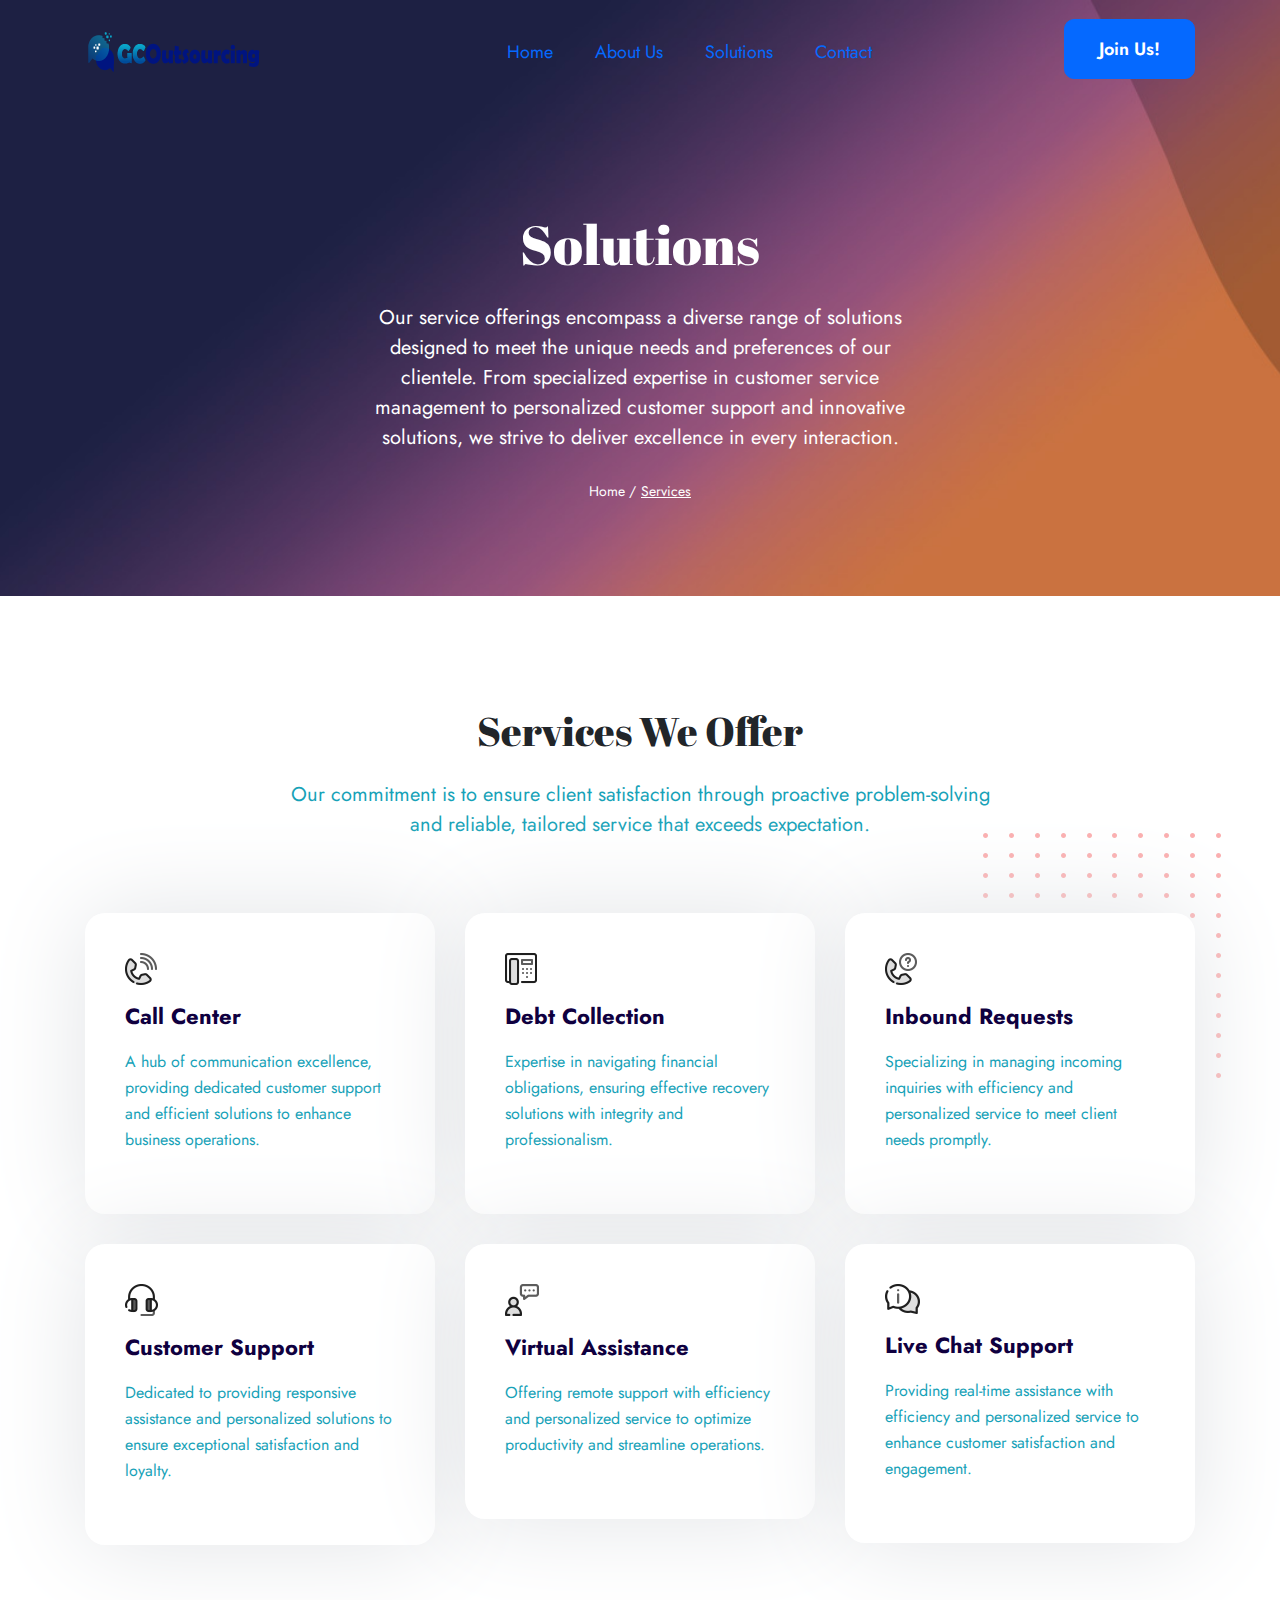
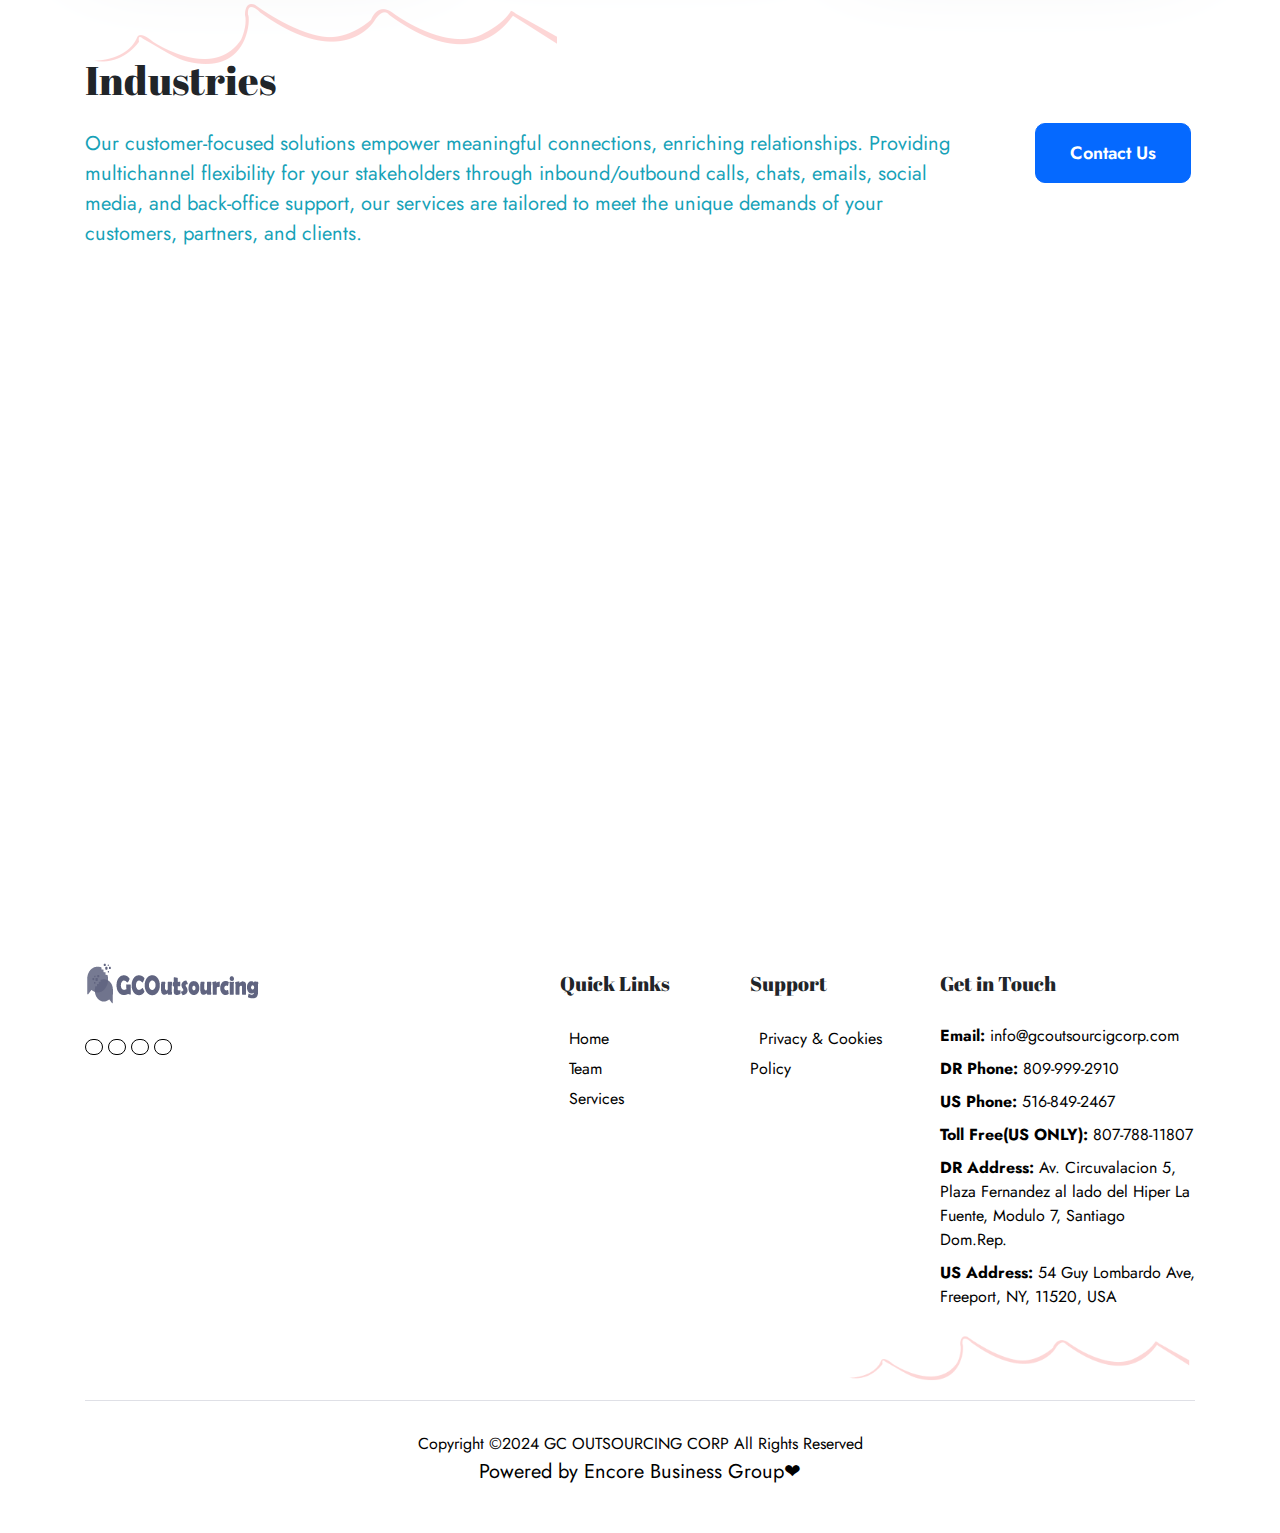
<file: services.html>
<!DOCTYPE html>
<html lang="zxx">

<head>
    <title>Services | GC Outsourcing</title>
    <meta charset="utf-8"/>
    <meta name="viewport" content="width=device-width, initial-scale=1.0">
    <meta name="description" content="Hotline is the perfect WHMCS HTML template for your Hosting Business">
    <meta name="keywords" content="Web hosting, WHMCS template, hosting template">
    <meta name="author" content=“DesigningMedia”>
    <link rel="stylesheet" href="assets/css/animate.css">
    <link rel="stylesheet" href="https://stackpath.bootstrapcdn.com/bootstrap/4.5.2/css/bootstrap.min.css" integrity="sha384-JcKb8q3iqJ61gNV9KGb8thSsNjpSL0n8PARn9HuZOnIxN0hoP+VmmDGMN5t9UJ0Z" crossorigin="anonymous">
    <link rel="stylesheet" href="https://pro.fontawesome.com/releases/v5.10.0/css/all.css" integrity="sha384-AYmEC3Yw5cVb3ZcuHtOA93w35dYTsvhLPVnYs9eStHfGJvOvKxVfELGroGkvsg+p" crossorigin="anonymous" />
    <link rel="stylesheet" href="assets/css/style.css" type="text/css">
    <link rel="stylesheet" href="assets/css/responsive.css" type="text/css">
</head>
<body>
    
<div class="sub-banner-section-outer">
<!-- MAIN HEADER -->  
<header class="header">  
    <div class="main-header">
        <div class="container">
            <nav class="navbar navbar-expand-lg navbar-light p-0" id="navbar">
                <a class="navbar-brand" href="index.html">
                        <figure class="navbar-logo mb-0">
                        <img class="img-fluid" src="assets/images/logo.png" alt="">
                        </figure>
                </a>
                <button class="navbar-toggler collapsed" type="button" data-toggle="collapse" data-target="#navbarSupportedContent" aria-controls="navbarSupportedContent" aria-expanded="false" aria-label="Toggle navigation">
                        <span class="navbar-toggler-icon"></span>
                        <span class="navbar-toggler-icon"></span>
                        <span class="navbar-toggler-icon"></span>
                </button>
                <div class="collapse navbar-collapse" id="navbarSupportedContent">
                    <ul class="navbar-nav m-auto">
                        <li class="nav-item active">
                            <a class="nav-link scroll" href="index.html">Home</a>
                        </li>
                        <li class="nav-item">
                            <a class="nav-link scroll" href="about.html">About Us</a>
                        </li>
                        <li class="nav-item">
                            <a class="nav-link scroll" href="#solutions">Solutions</a>
                        </li>
                        <li class="nav-item">
                            <a class="nav-link scroll" href="contact.html">Contact</a>
                        </li>
                    </ul>
                    <div class="solutions-section-button">
                        <a class="hover-effect" href="sign-up.html">Join Us!</a>
                    </div>
                </div>
            </nav>  
        </div> 
    </div>
</header>
<!-- SUB BANNER SECTION -->
<section class="sub-banner-section">
    <div class="container">
        <div class="row">
            <div class="col-12 text-center">
                <div class="sub-banner-text">
                    <h1 class="text-white mb-lg-4 mb-3">Solutions</h1>
                    <p class="text-white">Our service offerings encompass a diverse range of solutions designed to meet the unique needs and preferences of our clientele. From specialized expertise in customer service management to personalized customer support and innovative solutions, we strive to deliver excellence in every interaction.</p>
                    <div class="breadcrum">
                        <span class="font-weight-normal d-inline-block text-white">Home / </span>
                        <span class="breadcrum-active font-weight-normal d-inline-block text-white">Services</span>
                    </div>
                </div>
            </div>
        </div>
    </div>
</section>
</div>
<!-- SERVICES SECTION -->
<section class="services-section position-relative" id="solutions">
    <div class="container">
        <div class="row">
            <div class="services-section-inner text-center position-relative">
                <h2 class="mb-lg-4 mb-md-3 mb-2">Services We Offer</h2>
                <p class="mb-0 text-info"> Our commitment is to ensure client satisfaction through proactive problem-solving and reliable, tailored service that exceeds expectation.</p>
                <figure class="services-section-shape-img-1 mb-0 position-absolute">
                    <img class="img-fluid" src="assets/images/services-section-shape-img-1.png" alt="">
                </figure>
            </div>
        </div>
        <div class="row">
            <div class="col-lg-4 col-md-4 col-sm-6 col-12 mb-md-0 mb-4 text-md-left text-center">
                <div class="services-section-plan-box hover-effect">
                    <figure>
                        <img src="assets/images/services-section-plan-box-img-1.png" alt="">
                    </figure>
                    <h4 class="font-weight-bold">Call Center</h4>
                    <p class="text-size-16 text-info">A hub of communication excellence, providing dedicated customer support and efficient solutions to enhance business operations.</p>
                </div>
            </div>
            <div class="col-lg-4 col-md-4 col-sm-6 col-12 mb-md-0 mb-4 text-md-left text-center">
                <div class="services-section-plan-box hover-effect">
                    <figure>
                        <img src="assets/images/services-section-plan-box-img-2.png" alt="">
                    </figure>
                    <h4 class="font-weight-bold">Debt Collection</h4>
                    <p class="text-size-16 text-info">Expertise in navigating financial obligations, ensuring effective recovery solutions with integrity and professionalism.</p>
                </div>
            </div>
            <div class="col-lg-4 col-md-4 col-sm-6 col-12 text-md-left text-center">
                <div class="services-section-plan-box hover-effect">
                    <figure>
                        <img src="assets/images/services-section-plan-box-img-3.png" alt="">
                    </figure>
                    <h4 class="font-weight-bold">Inbound Requests</h4>
                    <p class="text-size-16 text-info">Specializing in managing incoming inquiries with efficiency and personalized service to meet client needs promptly.</p>
                </div>
            </div>
        </div>
        <div class="divider"></div>
        <div class="row position-relative">
            <div class="col-lg-4 col-md-4 col-sm-6 col-12 mb-md-0 mb-4 text-md-left text-center">
                <div class="services-section-plan-box hover-effect">
                    <figure>
                        <img src="assets/images/services-section-plan-box-img-4.png" alt="">
                    </figure>
                    <h4 class="font-weight-bold">Customer Support</h4>
                    <p class="text-size-16 text-info">Dedicated to providing responsive assistance and personalized solutions to ensure exceptional satisfaction and loyalty.</p>
                </div>
            </div>
            <div class="col-lg-4 col-md-4 col-sm-6 col-12 mb-md-0 mb-4 text-md-left text-center">
                <div class="services-section-plan-box hover-effect">
                    <figure>
                        <img src="assets/images/services-section-plan-box-img-5.png" alt="">
                    </figure>
                    <h4 class="font-weight-bold">Virtual Assistance</h4>
                    <p class="text-size-16 text-info">Offering remote support with efficiency and personalized service to optimize productivity and streamline operations.</p>
                </div>
            </div>
            <div class="col-lg-4 col-md-4 col-sm-6 col-12 text-md-left text-center">
                <div class="services-section-plan-box hover-effect">
                    <figure>
                        <img src="assets/images/services-section-plan-box-img-6.png" alt="">
                    </figure>
                    <h4 class="font-weight-bold">Live Chat Support</h4>
                    <p class="text-size-16 text-info">Providing real-time assistance with efficiency and personalized service to enhance customer satisfaction and engagement.</p>
                </div>
            </div>
        </div>
        <figure class="services-section-shape-img-2 mb-0 position-absolute">
            <img class="img-fluid" src="assets/images/services-section-shape-img-2.png" alt="">
        </figure>
    </div>
</section>

<!-- SOLUTIONS SECTION -->
<section class="solutions-section">
    <div class="container">
        <div class="solutions-section-inner text-md-left text-center">
            <div class="row">
                <h2 class="mb-lg-4 mb-2">Industries</h2>
                <div class="col-lg-10 col-md-9 col-sm-12">
                    <div class="solutions-section-text">
                        <p class="mb-0 text-info">Our customer-focused solutions empower meaningful connections, enriching relationships. Providing multichannel flexibility for your stakeholders through inbound/outbound calls, chats, emails, social media, and back-office support, our services are tailored to meet the unique demands of your customers, partners, and clients.</p>
                    </div>
                </div>
                <div class="col-lg-2 col-md-3 col-sm-12">
                    <div class="solutions-section-button">
                        <a class="hover-effect" href="about.html">Contact Us</a>
                    </div>
                </div>
            </div>
        </div>
        <div class="row wow slideinLeft" data-wow-duration="2s">
            <div class="col-md-4 col-sm-6 mb-md-0 mb-4 text-md-left text-center">
                <div class="solutions-section-plan-box hover-effect">
                    <div class="row">
                        <div class="col-lg-3 col-12">
                            <figure>
                                <img src="assets/images/solution-section-plan-box-img-2.png" alt="">
                            </figure>
                        </div>
                        <div class="col-lg-9 col-12">
                            <h4>Healthcare</h4>
                        </div>
                        <p class="text-size-16 mb-0 text-info">We provide support for patients, including scheduling medical appointments, managing billing, and offering assistance services.</p>
                    </div>
                </div>
            </div>
            <div class="col-md-4 col-sm-6 mb-md-0 mb-4 text-md-left text-center">
                <div class="solutions-section-plan-box hover-effect">
                    <div class="row">
                        <div class="col-lg-3 col-12">
                            <figure>
                                <img src="assets/images/solution-section-plan-box-img-2.png" alt="">
                            </figure>
                        </div>
                        <div class="col-lg-9 col-12">
                            <h4>Financial Services</h4>
                        </div>
                        <p class="text-size-16 mb-0 text-info">We specialize in services for financial institutions and credit unions, including credit card management, payment processing and more.</p>
                    </div>
                </div>
            </div>
            <div class="col-md-4 col-sm-6 text-md-left text-center">
                <div class="solutions-section-plan-box hover-effect">
                    <div class="row">
                        <div class="col-lg-3 col-12">
                            <figure>
                                <img src="assets/images/solution-section-plan-box-img-2.png" alt="">
                            </figure>
                        </div>
                        <div class="col-lg-9 col-12">
                            <h4>Telecomunication and Technology</h4>
                        </div>
                        <p class="text-size-16 mb-0 text-info">Technical support, assistance with products and services, with high quality customer service.</p>
                    </div>
                </div>
            </div>
            <div class="col-md-4 col-sm-6 mb-md-0 mb-4 text-md-left text-center">
                <div class="solutions-section-plan-box hover-effect">
                    <div class="row">
                        <div class="col-lg-3 col-12">
                            <figure>
                                <img src="assets/images/solution-section-plan-box-img-2.png" alt="">
                            </figure>
                        </div>
                        <div class="col-lg-9 col-12">
                            <h4>Travel and Tourism</h4>
                        </div>
                        <p class="text-size-16 mb-0 text-info">Booking services,reservation management and real-time customer support</p>
                    </div>
                </div>
            </div>
            <div class="col-md-4 col-sm-6 mb-md-0 mb-4 text-md-left text-center">
                <div class="solutions-section-plan-box hover-effect">
                    <div class="row">
                        <div class="col-lg-3 col-12">
                            <figure>
                                <img src="assets/images/solution-section-plan-box-img-2.png" alt="">
                            </figure>
                        </div>
                        <div class="col-lg-9 col-12">
                            <h4>Retail</h4>
                        </div>
                        <p class="text-size-16 mb-0 text-info">Sales and support for retailers, providing customer assistance to enhace retail experience</p>
                    </div>
                </div>
            </div>
0
        </div>
    </div>
</section>
<!-- FOOTER -->
<section class="footer-section">
    <div class="container">
        <div class="row position-relative">
            <div class="col-xl-5 col-lg-4 col-md-5 col-sm-6 text-sm-left text-center">
                <div class="footer-logo-content">
                    <figure class="footer-logo">
                        <img class="img-fluid" src="assets/images/footer-logo.png" alt="">
                    </figure>
                    <p class="text-size-16 mb-lg-4 mb-md-3 mb-3"></p>
                    <ul class="footer-logo-content-listing p-0 m-0">
                        <li class="list-unstyled d-inline-block"><a class="d-inline-block" href="#"><i class="fab fa-facebook-square"></i></a></li>
                        <li class="list-unstyled d-inline-block"><a class="d-inline-block" href="#"><i class="fab fa-twitter-square"></i></a></li>
                        <li class="list-unstyled d-inline-block"><a class="d-inline-block" href="#"><i class="fab fa-linkedin"></i></a></li>
                        <li class="list-unstyled d-inline-block"><a class="d-inline-block" href="#"><i class="fab fa-instagram"></i></a></li>
                    </ul>
                </div>  
            </div>
            <div class="col-xl-2 col-lg-3 col-md-3 col-sm-6 d-lg-block d-md-none d-sm-none d-none">
                <div class="footer-links-content">
                    <h5 class="font-weight-normal">Quick Links</h5>
                    <ul class="list-unstyled mb-0">
                        <li><i class="fas fa-caret-right"></i><a class="text-decoration-none font-weight-normal" href="index.html">Home</a></li>
                        <li><i class="fas fa-caret-right"></i><a class="text-decoration-none font-weight-normal" href="team.html">Team</a></li>
                        <li><i class="fas fa-caret-right"></i><a class="text-decoration-none font-weight-normal" href="services.html">Services</a></li>
                    </ul>
                </div>
            </div>
            <div class="col-lg-2 col-md-3 col-sm-6 d-md-block d-sm-none d-none">
                <div class="footer-support-content">
                    <h5 class="font-weight-normal">Support</h5>
                    <ul class="list-unstyled mb-0">
                        <li><i class="fas fa-caret-right"></i><a class="text-decoration-none font-weight-normal" href="testimonials.html">Privacy & Cookies Policy</a></li>
                    </ul>
                </div>
            </div>
            <div class="col-lg-3 col-md-4 col-sm-6 text-sm-left text-center d-sm-block d-none">
                <div class="footer-info-content">
                    <h5 class="font-weight-normal">Get in Touch</h5>
                    <ul class="list-unstyled mb-0">
                        <li><span class="font-weight-bold">Email:</span><a class="text-decoration-none font-weight-normal" href="mailto:info@hotline.com"> info@gcoutsourcigcorp.com</a></li>
                        <li><span class="font-weight-bold">DR Phone:</span><a class="text-decoration-none font-weight-normal" href="tel:809-999-2910"> 809-999-2910</a></li>
                        <li><span class="font-weight-bold">US Phone:</span><a class="text-decoration-none font-weight-normal" href="tel:516-849-2467"> 516-849-2467</a></li>
                        <li><span class="font-weight-bold">Toll Free(US ONLY):</span><a class="text-decoration-none font-weight-normal" href="tel:516-849-2467"> 807-788-11807</a></li>
                        <li><span class="font-weight-bold">DR Address:</span><a class="text-decoration-none font-weight-normal" href="#"> Av. Circuvalacion 5, Plaza Fernandez al lado del Hiper La Fuente, Modulo 7, Santiago Dom.Rep.</a></li>
                        <li><span class="font-weight-bold">US Address:</span><a class="text-decoration-none font-weight-normal" href="#"> 54 Guy Lombardo Ave, Freeport, NY, 11520, USA</a></li>
                    </ul>
                </div> 
            </div>
            <figure class="footer-secrion-shape-img-1 mb-0 position-absolute">
                <img class="img-fluid" src="assets/images/footer-section-shape-img-1.png" alt="">
            </figure>
        </div>
    </div>
</section> 
<!-- FOOTER BAR -->
<div class="footer-bar text-center">
    <div class="container">
        <div class="row">
            <div class="footer-bar-content w-100">
                <p class="text-size-16 mb-0">Copyright ©2024 GC OUTSOURCING CORP All Rights Reserved</p>
                <a href="http://"><p>Powered by Encore Business Group❤</p></a>
            </div>
        </div>
    </div>
</div> 
<script src="https://code.jquery.com/jquery-3.2.1.slim.min.js" integrity="sha384-KJ3o2DKtIkvYIK3UENzmM7KCkRr/rE9/Qpg6aAZGJwFDMVNA/GpGFF93hXpG5KkN" crossorigin="anonymous"></script>
<script src="https://cdnjs.cloudflare.com/ajax/libs/popper.js/1.12.9/umd/popper.min.js" integrity="sha384-ApNbgh9B+Y1QKtv3Rn7W3mgPxhU9K/ScQsAP7hUibX39j7fakFPskvXusvfa0b4Q" crossorigin="anonymous"></script>
<script src="https://maxcdn.bootstrapcdn.com/bootstrap/4.0.0/js/bootstrap.min.js" integrity="sha384-JZR6Spejh4U02d8jOt6vLEHfe/JQGiRRSQQxSfFWpi1MquVdAyjUar5+76PVCmYl" crossorigin="anonymous"></script>
<script src="assets/js/wow.js"></script>
<script>new WOW().init();</script>
<script src="assets/js/counter-script.js"></script>
<script>
    function loading() {
  document.querySelectorAll(".bar").forEach(function(current) {
    let startWidth = 0;
    const endWidth = current.dataset.size;
    const interval = setInterval(frame, 20);

    function frame() {
      if (startWidth >= endWidth) {
        clearInterval(interval);
      } else {
          startWidth++;
          current.style.width = `${endWidth}%`;
          current.firstElementChild.innerText = `${startWidth}%`;
        }
     }
  });
}
setTimeout(loading, 1000);
</script>
</body>
</html>
</file>
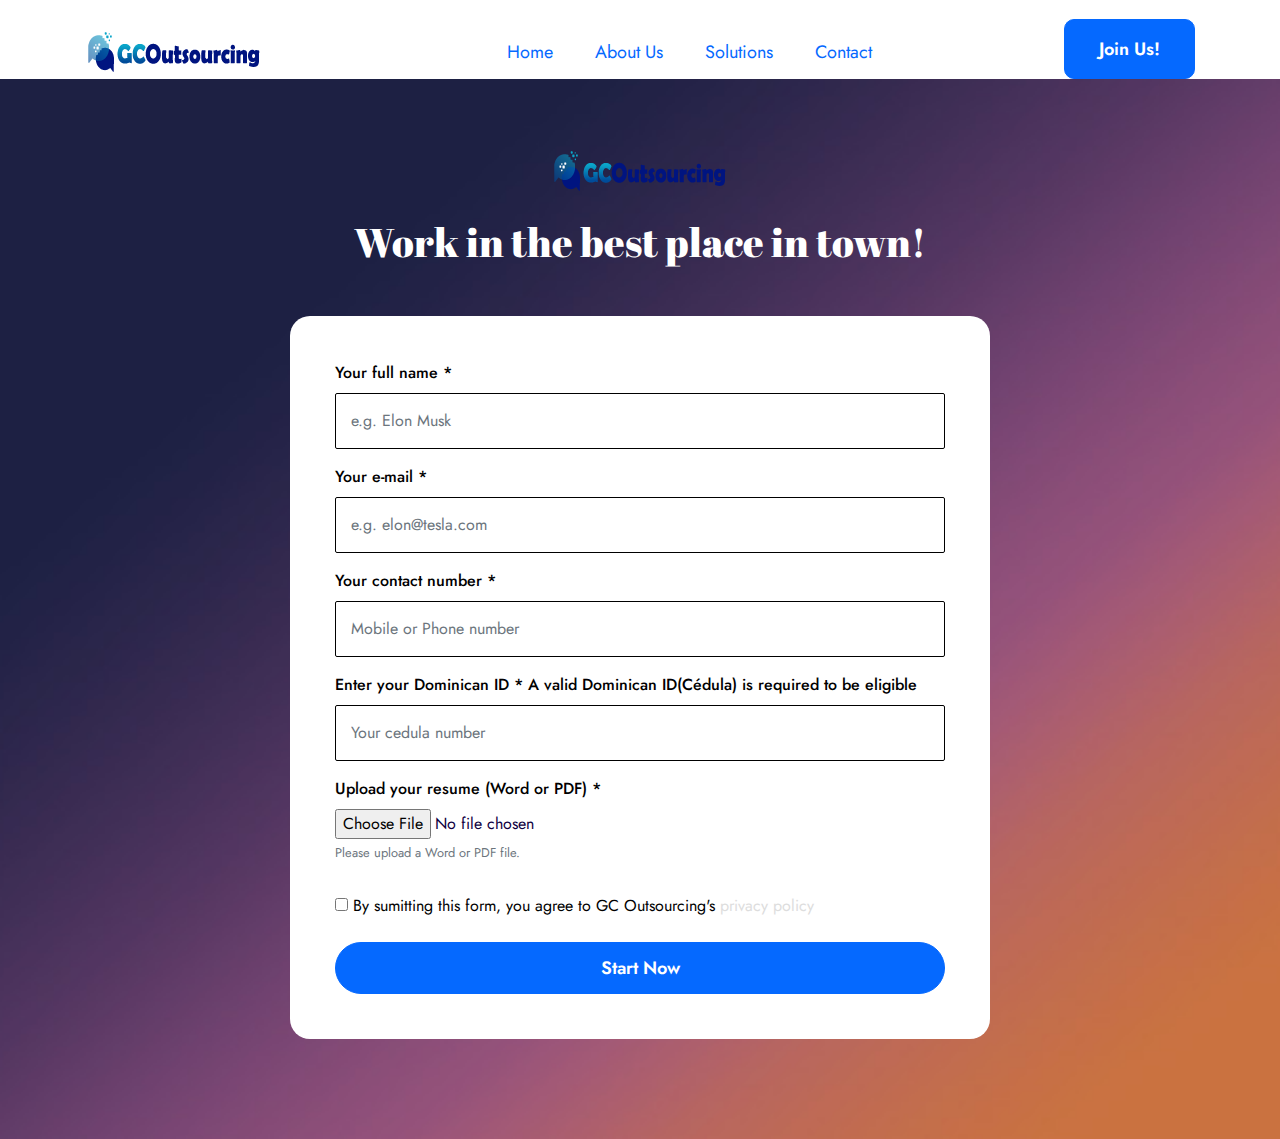
<file: sign-up.html>
<!DOCTYPE html>
<html lang="zxx">

   <head>
      <title>Start your new journey | GC Outsourcing</title>
      <meta charset="utf-8"/>
      <meta name="viewport" content="width=device-width, initial-scale=1.0">
      <meta name="description" content="Hotline is the perfect WHMCS HTML template for your Hosting Business">
      <meta name="keywords" content="Web hosting, WHMCS template, hosting template">
      <meta name="author" content=“DesigningMedia”>
      <link rel="stylesheet" href="assets/css/animate.css">
      <link rel="stylesheet" href="https://stackpath.bootstrapcdn.com/bootstrap/4.5.2/css/bootstrap.min.css" integrity="sha384-JcKb8q3iqJ61gNV9KGb8thSsNjpSL0n8PARn9HuZOnIxN0hoP+VmmDGMN5t9UJ0Z" crossorigin="anonymous">
      <link rel="stylesheet" href="https://pro.fontawesome.com/releases/v5.10.0/css/all.css" integrity="sha384-AYmEC3Yw5cVb3ZcuHtOA93w35dYTsvhLPVnYs9eStHfGJvOvKxVfELGroGkvsg+p" crossorigin="anonymous" />
      <link rel="stylesheet" href="assets/css/style.css" type="text/css">
      <link rel="stylesheet" href="assets/css/responsive.css" type="text/css">
      <link rel="stylesheet" href="assets/css/custom-style.css" type="text/css">
      <link rel="stylesheet" href="assets/css/special-classes.css" type="text/css">
   </head>
   <body>
      <!-- MAIN HEADER -->  
<header class="header">  
   <div class="main-header">
       <div class="container">
           <nav class="navbar navbar-expand-lg navbar-light p-0" id="navbar">
               <a class="navbar-brand" href="index.html">
                       <figure class="navbar-logo mb-0">
                       <img class="img-fluid" src="assets/images/logo.png" alt="">
                       </figure>
               </a>
               <button class="navbar-toggler collapsed" type="button" data-toggle="collapse" data-target="#navbarSupportedContent" aria-controls="navbarSupportedContent" aria-expanded="false" aria-label="Toggle navigation">
                       <span class="navbar-toggler-icon"></span>
                       <span class="navbar-toggler-icon"></span>
                       <span class="navbar-toggler-icon"></span>
               </button>
               <div class="collapse navbar-collapse" id="navbarSupportedContent">
                   <ul class="navbar-nav m-auto">
                       <li class="nav-item active">
                           <a class="nav-link scroll" href="index.html">Home</a>
                       </li>
                       <li class="nav-item">
                           <a class="nav-link scroll" href="#about">About Us</a>
                       </li>
                       <li class="nav-item">
                           <a class="nav-link scroll" href="#solutions">Solutions</a>
                       </li>
                       <li class="nav-item">
                           <a class="nav-link scroll" href="contact.html">Contact</a>
                       </li>
                   </ul>
                   <div class="solutions-section-button">
                       <a class="hover-effect" href="sign-up.html">Join Us!</a>
                   </div>
               </div>
           </nav>  
       </div> 
   </div>
</header>
      <!-- Sign-Up Form section-->
      <section class="login-form sign-up-form d-flex align-items-center">
         <div class="container">
            <div class="login-form-title text-center">
               <a href="index.html">
               <figure class="login-page-logo">
                  <img src="assets/images/logo.png" alt="">
               </figure>
               </a>
               <h2 class="text-white">Work in the best place in town!</h2>
               <p></p>
            </div>
               <div class="login-form-box">
                  <div class="login-card">
                     <form method="post" action="join_us_form.php" enctype="multipart/form-data">
                        <div class="form-group">
                          <label for="exampleInputName1">Your full name *</label>
                          <input  class="input-field form-control" type="text"  id="exampleInputName1" placeholder="e.g. Elon Musk">
                        </div>
                        <div class="form-group">
                          <label for="exampleInputEmail1">Your e-mail *</label>
                          <input  class="input-field form-control" type="email"  id="exampleInputEmail1" placeholder="e.g. elon@tesla.com">
                        </div>
                        <div class="form-group">
                           <label for="phone">Your contact number *</label>
                           <input  class="input-field form-control" type="phone"  id="phone" placeholder="Mobile or Phone number">
                         </div>
                         <div class="form-group">
                           <label for="document">Enter your Dominican ID * <snal>A valid Dominican ID(Cédula) is required to be eligible</snal></label>
                           <input  class="input-field form-control" type="text"  id="document" placeholder="Your cedula number">
                         </div>
                         <div class="form-group">
                           <label for="uploadFile">Upload your resume (Word or PDF) *</label>
                           <input type="file" class="form-control-file" id="uploadFile" accept=".doc, .docx, .pdf" required>
                           <small class="form-text text-muted">Please upload a Word or PDF file.</small>
                       </div>

                        <div>
                           <label class="font-weight-normal mt-md-3 mt-2 mb-md-4 mb-3" style="cursor: pointer;">
                           <input class="checkbox" type="checkbox">
                           By sumitting this form, you agree to GC Outsourcing's<a href="faq.html"> privacy policy</a>
                           </label>
                        </div>
                        <button type="submit" class="btn btn-primary mb-0">Start Now</button>
                     </form>
                  </div>
               </div>   
         </div>
      </section>
      
      <script src="https://code.jquery.com/jquery-3.2.1.slim.min.js" integrity="sha384-KJ3o2DKtIkvYIK3UENzmM7KCkRr/rE9/Qpg6aAZGJwFDMVNA/GpGFF93hXpG5KkN" crossorigin="anonymous"></script>
      <script src="https://cdnjs.cloudflare.com/ajax/libs/popper.js/1.12.9/umd/popper.min.js" integrity="sha384-ApNbgh9B+Y1QKtv3Rn7W3mgPxhU9K/ScQsAP7hUibX39j7fakFPskvXusvfa0b4Q" crossorigin="anonymous"></script>
      <script src="https://maxcdn.bootstrapcdn.com/bootstrap/4.0.0/js/bootstrap.min.js" integrity="sha384-JZR6Spejh4U02d8jOt6vLEHfe/JQGiRRSQQxSfFWpi1MquVdAyjUar5+76PVCmYl" crossorigin="anonymous"></script>
      <script src="assets/js/wow.js"></script>
      <script>new WOW().init();</script>
      <script src="assets/js/counter-script.js"></script>
   </body>
</html>
</file>
<file: assets/css/style.css>
/*------------------------------------------------------------------
[Master Stylesheet]

Project:    Hotline
-------------------------------------------------------------------*/
/*------------------------------------------------------------------
[Table of contents]

1. body
2. navigation
3. banner Section
4. partner Section
5. interaction section
6. solutions section
7. customer base section
8. video section
9. services section
10. teams section
11. talent section
12. blog section 
13. review section
14. newsletter section
15. footer section
-------------------------------------------------------------------*/
/* /*--------------------------------------------------------------*/



@import url('https://fonts.googleapis.com/css2?family=Abril+Fatface&family=Jost:wght@400;500;600;700&display=swap');

/*-------- Default Items ------------ */
    
:root {
    --e-global-color-primary: #0f003f;
    --e-global-color-secondary: #ffffff;
    --e-global-color-text: #000000;
    --e-global-color-accent: #0569ff;
    --e-global-color-white: #ffffff;
    --e-global-color-light-grayish-blue: #DFE0E6;
    --e-global-color-dark-moderate-cyan: #40B19B;
    --e-global-color-orange: #0AA5C9;
}
body {
    font-family: 'Jost', sans-serif;
}
html {
    scroll-behavior: smooth;
}
*{
    margin: 0;
    padding: 0;
    box-sizing: border-box;
}
h1, h2, h3, h5, .h1, .h2, .h3, .h5 {
    font-family: 'Abril Fatface', cursive;
}
.h1, h1 {
    font-size: 55px;
}
.h2, h2 {
    font-size: 40px;
}
.h3, h3 {
    font-size: 30px;
}
.h4, h4 {
    font-size: 22px;
}
.h5, h5 {
    font-size: 20px;
}
p {
    font-size: 20px;
    line-height: 30px;
    font-weight: 400;
    color: var(--e-global-color-text);
}
.text-size-18 {
    font-size: 18px;
    line-height: 26px;
    font-weight: 400;
    color: var(--e-global-color-text);
}
.text-size-16 {
    font-size: 16px;
    line-height: 26px;
    font-weight: 400;
    color: var(--e-global-color-text);
}
.hover-effect {
    transition: all 0.3s ease-in-out;
}
.hover-effect:hover {
    transform: translateY(-5px);
}
/*-------- HEADER ------------ */
.main-header {
    padding-top: 25px;
}
.navbar .navbar-brand {
    margin-right: 51px;
}
.navbar li {
    padding: 0 13px;
}
.navbar li:first-child {
    padding-left: 0px;
}
.navbar li:last-child {
    padding-right: 0px;
}
.navbar li a {
    font-size: 18px;
    line-height: 18px;
    font-weight: 400;
    color: var(--e-global-color-accent) !important;
}
.navbar li a:hover {
    color: var(--e-global-color-orange) !important;
}
.navbar-nav li.active > a {
    color: var(--e-global-color-accent) !important;
}
.navbar .navbar-icon a {
    color: var(--global--color-very-dark-gray);
    font-size: 26px;
    padding-right: 25px;
}
.navbar .navbar-icon a:hover {
    color: var(--e-global-color-primary);
}
.navbar .hotline-dropdown {
    padding: 20px 40px;
    border-radius: 10px;
    margin: 0;
    left: 20px;
    transition: all 0.3s ease-in-out;
    box-shadow: 0px 30px 30px 20px rgba(30,34,47,0.2);
    border-top: 4px solid var(--e-global-color-accent); 
    width: 200px;       
}
.navbar .hotline-dropdown li {
    padding: 0;
    display: inline-block;
}
.navbar .hotline-dropdown li.active .hotline-menu {
    color: var(--e-global-color-accent) !important;
}
.navbar .hotline-dropdown .hotline-menu {
    font-size: 18px;
    line-height: 24px;
    font-weight: 500;
    padding-left: 0;
    padding-right: 0;
    position: relative;
    padding: 6px 0px;
    color: var(--e-global-color-primary) !important;
    white-space: inherit;
}
.navbar .hotline-dropdown .hotline-menu:hover {
    background: transparent;
    color: var(--e-global-color-accent) !important;
}
.navbar .hotline-dropdown li:hover a:after {
    width: 100%;
    left: 0;
    right: auto;
}
.navbar .hotline-dropdown li:hover a:before {
    color: var(--e-global-color-accent);
}
.navbar .hotline-dropdown li a:after {
    content: "";
    width: 0;
    height: 1px;
    bottom: 0;
    position: absolute;
    left: auto;
    right: 0;
    z-index: -1;
    transition: width .6s cubic-bezier(.25,.8,.25,1) 0s;
    background: var(--e-global-color-accent);
    bottom: 5px;
}
.navbar .hotline-dropdown li:hover a:after {
    width: 100%;
    left: 0;
    right: auto;
}
.navbar .hotline-dropdown li a:before {
    content: "\f111";
    line-height: 1;
    font-weight: 700;
    left: -18px;
    top: 16px;
    position: absolute;
    color: var(--e-global-color-white);
    font-size: 5px;
    font-family: "Font Awesome 5 Pro";
}
.navbar .hotline-dropdown .hotline-menu:hover {
    background: transparent;
    color: var(--e-global-color-accent) !important;
}

.navbar.sticky {
    position: -webkit-sticky;
    position: sticky;
    top: 0;
    z-index: 1000;
}
.login-outer-div ul li {
    padding: 0px 4px;
}
.login-outer-div ul li .sign-up {
    padding: 16px 36px;
    font-size: 18px;
    font-weight: 500;
    line-height: 18px;
    border-radius: 10px;
    background: var(--e-global-color-primary);
    transition: all 0.3s ease-in-out;
}
.login-outer-div ul li .sign-up:hover {
    background: var(--e-global-color-white);
    color: var(--e-global-color-white);
}

/*-------- BANNER ------------ */
.banner-section-outer {
    background-image: url(../images/home-banner-backgroud-img.jpg);
    background-size: cover;
    background-position: center;
    background-repeat: no-repeat;
}
.home-banner-section {
    padding-top: 295px;
}
.home-banner-text {
    padding-top: 20px;
}
.home-banner-text h1 {
    line-height: 70px;
}
.home-banner-text p {
    padding-right: 50px;
    margin-bottom: 31px;
}
.home-banner-button .free {
    font-size: 18px;
    line-height: 18px;
    font-weight: 600;
    border-radius: 10px;
    padding: 21px 40px;
    text-decoration: none;
    display: inline-block;
    color: var(--e-global-color-white);
    background: var(--e-global-color-accent);
}
.home-banner-button .free:hover {
    background: var(--e-global-color-white);
    color: var(--e-global-color-accent);
}
.home-banner-button .free-outer {
    margin-right: 10px;
}
.home-banner-button .play-icon {
    font-size: 18px;
    padding: 15px 23px;
    border: 2px solid var(--e-global-color-white);
    color: var(--e-global-color-white);
    border-radius: 10px;
    background: transparent;
}
.home-banner-button .play-icon:hover {
    border: 2px solid var(--e-global-color-accent);
    background: var(--e-global-color-accent);
}
.banner-img-content .banner-img {
    z-index: 2;
}
.banner-call {
    background: rgba(255,255,255,0.15);
    width: 200px;
    padding: 23px 23px 17px 23px;
    border-radius: 10px;
    top: -130px;
    box-shadow: 0px 0px 50px 0px rgba(0,0,0,0.2);
    left: -55px;
    z-index: 3;
}
.banner-call figure {
    margin-bottom: 8px;
}
.banner-call .banner-call-heading {
    font-size: 24px;
    line-height: 24px;
    font-weight: 400;
    letter-spacing: -0.5px;
}
.banner-call .banner-call-text {
    font-size: 16px;
    line-height: 22px;
    font-weight: 400;
    letter-spacing: -0.5px;
    margin-bottom: 3px;
}
.banner-call-listing li {
    margin: 0 2px;
}
.banner-call-listing a {
    font-size: 10px;
    color: var(--e-global-color-accent);
    background: var(--e-global-color-white);
    padding: 2px 4px;
    border-radius: 4px;
}
.banner-call .call-icon-outer {
    position: absolute;
    right: 10px;
    top: 10px;
}
.banner-call .call-icon {
    font-size: 12px;
    color: var(--e-global-color-white);
    background: var(--e-global-color-accent);
    padding: 4px 7px;
    border-radius: 100px;
    display: block;
} 
.banner-img-content .banner-arrow-img {
    right: 86px;
    top: -93px;
}
.banner-img-content .banner-map-img {
    right: -40px;
    top: 204px;
    z-index: 4;
}
.banner-img-content .banner-map-img .banner-map-img-inner img {
    box-shadow: 0px 0px 50px 0px rgba(0,0,0,0.25);
}
.banner-img-content .banner-map-img .banner-map-icon {
    top: -26px;
    right: -20px;
}
.banner-img-content .banner-map-img .banner-map-icon img {
    box-shadow: 0px 0px 50px 0px rgba(0,0,0,0.5);
    border-radius: 100px;
}
/*-------- PARTNERS SECTION ------------ */
.partner-section {
    padding-top: 120px;
}
.partner-section-box {
    padding: 94px 35px 101px 35px;
    box-shadow: 0px 0px 100px 0px rgba(226,228,231,1);
    border-radius: 20px;
}
.partner-section-box h3 {
    color: var(--e-global-color-text);
    padding: 0 22%;
    line-height: 35px;
    margin-bottom: 55px;
}
.partner-listing li {
    padding: 0 36px;
    transition: all 0.3s ease-in-out;
}
.partner-listing li:hover {
    transform: translateY(-5px);
}
.partner-listing li:first-child {
    padding-left: 0;
}
.partner-listing li:last-child {
    padding-right: 0;
}  
/*-------- INTERACTION SECTION ------------ */  
.interaction-section {
    padding: 120px 0px;
}
.interaction-section .interaction-section-main-img img {
    box-shadow: 0px 0px 100px 0px rgba(243,245,247,1);
    border-radius: 20px;
    z-index: 2;
}
.interaction-section h2 {
    line-height: 50px;
}
.interaction-section-text {
    padding-top: 12px;
}
.interaction-section-img-content .interaction-section-graph-img {
    bottom: 50px;
    right: 0;
    z-index: 3;
}
.interaction-section-img-content .interaction-section-graph-img img {
    box-shadow: 0px 0px 100px 0px rgba(226,228,231,1);
    border-radius: 10px;
}
.interaction-section-img-content .interaction-section-shape-img-1 {
    top: -71px;
    left: -119px;
}
.interaction-section-img-content .interaction-section-shape-img-1 img {
    z-index: 1;
}
.interaction-section-text .interaction-section-shape-img-2 {
    top: -56px;
    right: -305px;
}
.interaction-section-img-content .interaction-section-shape-img-3 {
    bottom: -90px;
    right: -152px;
}
.interaction-section-listing-inner {
    padding-left: 79px;
}
.interaction-section-listing-inner h4 {
    font-weight: 700;
    margin-bottom: 20px;
    line-height: 26px;
}
.interaction-section-listing-inner::before {
    content: "";
    background-image: url(../images/interaction-section-listing-img-1.png);
    background-repeat: no-repeat;
    height: 54px;
    width: 54px;
    z-index: 5;
    position: absolute;
    left: 0;
    top: 4px;
}
.interaction-section-text .main-text {
    margin-bottom: 49px;
}
.interaction-section-listing-outer .variation-1::before {
    background-image: url(../images/interaction-section-listing-img-2.png);
}
.interaction-section-listing-outer {
    margin-bottom: 56px;
}
/*-------- SOLUTIONS SECTION ------------ */  
.solutions-section h2 {
    padding: 0 15px;
    width: 100%;
    line-height: 50px;
}
.solutions-section-text p {
    padding-right: 45px;
}
.solutions-section-button {
    margin-top: -6px;
}
.solutions-section-button a {
    font-size: 18px;
    line-height: 18px;
    font-weight: 600;
    border-radius: 10px;
    padding: 20px 34px;
    border: 1px solid var(--e-global-color-accent);
    text-decoration: none;
    display: inline-block;
    color: var(--e-global-color-white);
    background: var(--e-global-color-accent);
}
.solutions-section-button a:hover {
    border: 1px solid var(--e-global-color-accent);
    background: transparent;
    color: var(--e-global-color-accent);
}
.solutions-section-plan-box {
    padding: 44px;
    box-shadow: 0px 0px 100px 0px rgba(226,228,231,1);
    border-radius: 20px;
    border-left: 5px solid var(--e-global-color-white);
    background: var(--e-global-color-white);
}
.solutions-section-plan-box:hover {
    border-left: 5px solid var(--e-global-color-accent);
}
.solutions-section-plan-box h4 {
    font-weight: 700;
    margin-bottom: 20px;
    line-height: 30px;
}
.solutions-section-plan-box p {
    padding: 0 15px;
}
.solutions-section-inner {
    margin-bottom: 74px;
}
.solutions-section-plan-box figure img {
    padding-top: 5px;
}
/*-------- CUSTOMER BASE SECTION ------------ */  
.customer-base-section {
    padding: 120px 0px;
}
.customer-base-section .customer-base-section-text {
   padding-top: 55px;
}
.customer-base-section h2 {
    line-height: 50px;
}
.customer-base-section-text p {
    margin-bottom: 27px;
}
.customer-base-section .customer-base-section-main-img img {
    box-shadow: 0px 0px 100px 0px rgba(243,245,247,1);
    border: 5px solid var(--e-global-color-white);
    border-radius: 20px;
}
.customer-base-section-text .customer-base-section-shape-img-1 {
    top: -35px;
    left: -360px;
}
.customer-base-section .customer-img-1 {
    left: 51px;
    top: 58px;
    z-index: 1;
}
.customer-base-section .customer-img-2 {
    left: 152px;
    top: 168px;
    z-index: 3;
}
.customer-base-section .customer-img-3 {
    right: -12px;
    top: 208px;
    z-index: 2;
}
.customer-base-section .customer-img-4 {
    right: 44px;
    bottom: 122px;
    z-index: 4;
}
.customer-base-section .customer-img-5 {
    right: 155px;
    bottom: -27px;
    z-index: 5;
}
.customer-base-section .customer-img-1 img, .customer-base-section .customer-img-2 img, .customer-base-section .customer-img-3 img, .customer-base-section .customer-img-4 img, .customer-base-section .customer-img-5 img {
    box-shadow: 0px 0px 50px 0px rgba(0,0,0,0.3);
    border-radius: 100px;
    border: 2px solid var(--e-global-color-white);
}
.customer-base-sectin-listing li {
    font-size: 20px;
    line-height: 30px;
    font-weight: 400;
    color: var(--e-global-color-text);
}
.customer-base-sectin-listing i {
    font-size: 18px;
    line-height: 18px;
    margin-right: 8px;
    font-weight: 400;
    color: var(--e-global-color-accent);
}
.customer-base-section .customer-base-section-shape-img-2 {
    top: -74px;
    right: -90px;
}
.customer-base-section .counter-box {
    width: 300px;
    padding: 37px 29px 30px 29px;
    background: var(--e-global-color-white);
    box-shadow: 0px 0px 100px 0px rgba(226,228,231,1);
    border-radius: 10px;
    bottom: 61px;
    left: -17px;
}
.customer-base-section .counter-box figure {
    margin-right: 27px;
}
.customer-base-section .counter-box .number, .customer-base-section .counter-box .suffix  {
    color: var(--e-global-color-primary);
    font-size: 40px;
    line-height: 44px;
    font-weight: 400;
    font-family: 'Abril Fatface', cursive;
}
.customer-base-section .counter-box .customer {
    font-size: 18px;
    line-height: 30px;
    font-weight: 400;
    color: var(--e-global-color-text);
}
.customer-base-section .counter-box .counter {
    animation-duration: 1s;
    animation-delay: 0s;
}
.customer-base-section .customer-base-section-shape-img-3 {
    bottom: -134px;
    right: 0;
}
.customer-base-section-btn-outer {
    padding-top: 31px;
}
.customer-base-section-btn-outer a {
    font-size: 18px;
    line-height: 18px;
    font-weight: 600;
    border-radius: 10px;
    padding: 19px 110px 19px 28px;
    text-decoration: none;
    color: var(--e-global-color-accent);
    border: 2px solid var(--e-global-color-accent);
}
.customer-base-section-btn-outer a:hover {
    border: 2px solid var(--e-global-color-accent);
    background: var(--e-global-color-accent);
    color: var(--e-global-color-white);
}
.customer-base-section-btn-outer i {
    font-size: 20px;
    line-height: 20px;
    right: 29px;
}
/*-------- VIDEO SECTION ------------ */ 
.video-section {
    padding: 50px 0px;
}
.video-section .vide-section-inner {
    background-color: transparent;
    background-image: linear-gradient(150deg, #1C204C 50%, #F58748 78%);
    border-radius: 20px;
    margin: 0 15px;
}
.video-section .video-content {
    margin: -50px 0;
}
.video-section .counter-content {
    padding-top: 58px;
    padding-bottom: 58px;
}
.video-section .counter-content .number, .video-section .counter-content .suffix {
    font-size: 40px;
    line-height: 44px;
    font-weight: 400;
    margin-bottom: 10px;
    font-family: 'Abril Fatface', cursive;
}
.video-section .counter-content h4 {
    line-height: 30px;
    padding-right: 25%;
    margin-bottom: 20px;
}
.video-section .counter-content p {
    padding-right: 20px;
}
.video-section .variation-1 {
    border-right: 1px solid rgba(255,255,255,0.15);
}
.video-content .video-section-shape-img {
    left: -146px;
    bottom: -53px;
    z-index: -1;
}
.video-content iframe { 
    border-radius: 20px;
    border: none;
}
/*-------- SERVICES SECTION ------------ */
.services-section {
    padding: 110px 0;
} 
.services-section h2 {
    line-height: 50px;
}
.services-section .services-section-inner p {
    padding: 0 18%;
}
.services-section .services-section-inner {
    margin-bottom: 73px;
    padding: 0 15px;
}
.services-section .services-section-plan-box {
    padding: 40px 35px;
    border-radius: 20px;
    line-height: 0;
    background: var(--e-global-color-white) ;
    border-left: 5px solid var(--e-global-color-white);
    box-shadow: 0px 0px 100px 0px rgba(226,228,231,1);
}
.services-section .services-section-plan-box figure img {
    filter: grayscale(100%);
}
.services-section .services-section-plan-box h4 {
    line-height: 30px;
    margin-bottom: 18px;
    color: var(--e-global-color-primary);
}
.services-section .services-section-plan-box p {
    margin-bottom: 21px;
}
.services-section .services-section-plan-box a {
    font-size: 14px;
    line-height: 14px;
    font-weight: 400;
    color: var(--e-global-color-text);
}
.services-section .services-section-plan-box i {
    top: 2px;
    margin-left: 12px;
}
.services-section .services-section-plan-box:hover {
    border-left: 5px solid var(--e-global-color-accent);
}
.services-section .services-section-plan-box:hover figure img {
    filter: grayscale(0%);
}
.services-section .services-section-plan-box:hover h4 {
    color: var(--e-global-color-accent);
}
.services-section .services-section-plan-box:hover a {
    color: var(--e-global-color-accent);
}
.services-section .divider {
    height: 30px;
}
.services-section .services-section-shape-img-1 {
    right: -116px;
    top: 85px;
    z-index: -1;
}
.services-section .services-section-shape-img-2 {
    left: 92px;
    bottom: -28px;
}
/*-------- TEAMS SECTION ------------ */
.teams-section h2 {
    line-height: 50px;
}
.teams-section .teams-section-inner p {
    padding: 0 18%;
}
.teams-section .teams-section-inner {
    margin-bottom: 73px;
    padding: 0 15px;
}
.teams-section .team-section-plan-box {
    padding: 40px 35px;
    border-radius: 20px;
    line-height: 0;
    background: var(--e-global-color-white) ;
    transition: all 0.3s ease-in-out;
}
.teams-section .teams-section-plan-box figure img {
    box-shadow: 0px 0px 100px 0px rgba(226,228,231,1);
    border-radius: 20px;
    transition: all 0.3s ease-in-out;
}
.teams-section .teams-section-plan-box figure {
    transition: all 0.3s ease-in-out;
    margin-bottom: 31px;
    border-radius: 20px;
}
.teams-section .teams-section-plan-box h4 {
    line-height: 18px;
    margin-bottom: 13px;
    color: var(--e-global-color-primary);
}
.teams-section .teams-section-plan-box span {
    font-size: 16px;
    line-height: 16px;
    margin-bottom: 14px;
    color: var(--e-global-color-text);
}
.teams-section .teams-section-plan-box p {
    margin-bottom: 14px;
    padding: 0 20px;
}
.teams-section .teams-section-plan-box a {
    font-size: 15px;
    line-height: 14px;
    font-weight: 400;
    padding: 7px 8px;
    border: 1px solid var(--e-global-color-text);
    color: var(--e-global-color-text);
    border-radius: 100px;
    transition: all 0.3s ease-in-out;
}
.teams-section .teams-section-plan-box a:hover {
    background: var(--e-global-color-accent);
    color: var(--e-global-color-white);
    border: 1px solid var(--e-global-color-accent);
}
.teams-section .teams-section-plan-box li {
    margin: 0 2px;
}
.teams-section .teams-section-plan-box:hover h4 {
    color: var(--e-global-color-accent);
}
.teams-section .teams-section-plan-box:hover figure {
    background-image: linear-gradient(150deg, #1C204C 50%, #F58748 78%);
    opacity: 1;
}
.teams-section .teams-section-plan-box:hover figure img {
    opacity: 0.2;
}
.teams-section .teams-section-shape-img-1 {
    right: -116px;
    top: 85px;
    z-index: -1;
}
/*-------- TALENT SECTION ------------ */
.talent-section {
    padding: 110px 0;
}
.talent-section-box {
    padding: 90px 395px 101px 78px;
    background: var(--e-global-color-white);
    box-shadow: 0px 0px 100px 0px rgba(226,228,231,1);
    border-radius: 20px;
    background-image: url(../images/talent-section-img.png);
    background-position: center right;
    background-repeat: no-repeat;
    background-size: contain;
}
.talent-section-box h2 {
    line-height: 50px;
}
.talent-section-box p {
    margin-bottom: 30px;
}
.talent-section-box .color {
    color: var(--e-global-color-accent);
}
.talent-section-box .career {
    font-size: 18px;
    line-height: 18px;
    font-weight: 600;
    border-radius: 10px;
    padding: 19px 97px 19px 28px;
    text-decoration: none;
    color: var(--e-global-color-accent);
    border: 2px solid var(--e-global-color-accent);
}
.talent-section-box .career:hover {
    background: var(--e-global-color-accent);
    color: var(--e-global-color-white);
    border: 2px solid var(--e-global-color-accent);
}
.talent-section-box i {
    font-size: 20px;
    line-height: 20px;
    right: 29px;
}
.talent-section-box .apply {
    font-size: 18px;
    line-height: 18px;
    font-weight: 600;
    border-radius: 10px;
    padding: 20px 34px;
    border: 2px solid var(--e-global-color-accent);
    text-decoration: none;
    display: inline-block;
    color: var(--e-global-color-white);
    background: var(--e-global-color-accent);
}
.talent-section-box .apply:hover {
    border: 2px solid var(--e-global-color-accent);
    background: transparent;
    color: var(--e-global-color-accent);
}
.talent-section-box .talent-section-shape-img-1 {
    top: -76px;
    left: -173px;
    z-index: -1;
}
.talent-section-box .talent-section-shape-img-2 {
    bottom: -139px;
    left: -305px;
}
/*-------- BLOG SECTION ------------ */
.blog-section h2 {
    line-height: 50px;
}
.blog-section .blog-section-inner p {
    padding: 0 18%;
}
.blog-section .blog-section-inner {
    margin-bottom: 73px;
    padding: 0 15px;
}
.blog-section .blog-section-plan-box figure img {
    box-shadow: 0px 0px 100px 0px rgba(226,228,231,1);
    border-radius: 20px;
    transition: all 0.3s ease-in-out;
}
.blog-section .blog-section-plan-box figure {
    margin-bottom: 25px;
    border-radius: 20px;
    transition: all 0.3s ease-in-out;
}
.blog-section .blog-section-plan-box figure:hover {
    background-image: linear-gradient(150deg, #1C204C 50%, #F58748 78%);
    opacity: 1;
}
.blog-section .blog-section-plan-box figure:hover img {
    opacity: 0.2;
}
.blog-section .blog-section-plan-box h4 {
    line-height: 30px;
    margin-bottom: 18px;
    color: var(--e-global-color-primary);
    padding: 0 20px;
}
.blog-section .blog-section-plan-box h4:hover {
    color: var(--e-global-color-accent);
}
.blog-section .blog-section-plan-box a {
    font-size: 14px;
    line-height: 14px;
    font-weight: 400;
    color: var(--e-global-color-text);
}
.blog-section .blog-section-plan-box i {
    top: 2px;
    margin-left: 12px;
}
.blog-section .blog-section-plan-box a:hover {
    color: var(--e-global-color-accent);
}
.blog-section .blog-section-shape-img-1 {
    right: -116px;
    top: 85px;
    z-index: -1;
}
/*-------- REVIEW SECTION ------------ */
.review-section {
    padding: 120px 0 110px 0;
}
.review-section-box {
    padding: 94px 100px 355px 100px;
    background: var(--e-global-color-white);
    box-shadow: 0px 0px 100px 0px rgba(226,228,231,1);
    border-radius: 20px;
    line-height: 0;
    margin-bottom: -363px;
}
.review-section-box h2 {
    line-height: 50px;
}
.review-section-box p {
    padding: 0 120px;
}
.review-section .review-section-shape-img-1 {
    top: -102px;
    left: -116px;
    z-index: -1;
}
.review-section .review-section-outer {
    padding-top: 90px;
    overflow: hidden;
}
.review-section .review-section-inner {
    background-image: url(../images/review-section-background-img.jpg);
    background-position: center center;
    background-repeat: no-repeat;
    background-size: cover;
    padding: 0 90px 94px 90px;
    line-height: 0;
    border-radius: 20px;
}
.review-section .review-section-inner .carousel-inner {
    overflow: visible;
}
.review-section .review-section-inner .name {
    font-size: 22px;
    line-height: 30px;
    margin-bottom: 3px;
}
.review-section .review-section-inner .designation {
    font-size: 16px;
    line-height: 26px;
}
.review-section .review-section-review-img-1 {
    top: -50px
}
.review-section .review-section-review-img-1 img {
    box-shadow: 0px 0px 50px 0px rgba(0,0,0,0.3);
    border-radius: 100px;
    border: 3px solid var(--e-global-color-white);
}
.review-section .review-section-inner p {
    margin-bottom: 26px;
    margin-top: -5px;
}
.review-section .review-section-quote-img-1 {
    top: 90px;
    left: 82px;
}
.review-section .review-section-quote-img-2 {
    bottom: 0;
    right: 82px;
}
.review-section .carousel-control-prev {
    width: auto;
    left: 74px;
    opacity: 1;
    top: 86px;
}
.review-section .carousel-control-next {
    width: auto;
    right: 74px;
    opacity: 1;
    top: 86px;
}
.review-section .carousel-control-prev i, .review-section .carousel-control-next i {
    font-size: 20px;
    line-height: 40px;
    color: var(--e-global-color-text);
    border: 2px solid;
    border-radius: 12px;
    width: 43px;
    height: 43px;
}
/*-------- NEWSLETTER SECTION ------------ */
.newsletter-section h2 {
    line-height: 50px;
}
.newsletter-section .newsletter-section-inner p {
    padding: 0 18%;
    margin-bottom: 54px;
}
.newsletter-section .newsletter-section-inner {
    padding: 0 15px;
}
.newsletter-section .newsletter-shape-img-1 {
    top: -45px;
    right: 15px;
    z-index: -1;
}
.newsletter-section .newsletter-shape-img-2 {
    bottom: -70px;
    left: 12px;
    z-index: -1;
}
.newsletter-section .newsletter-form .form-group {
    width: 572px;
    margin: 0 auto;
}
.newsletter-section .newsletter-form .form-control {
    background: var(--e-global-color-white);
    box-shadow: 0px 0px 100px 0px rgba(226,228,231,1);
    border: none;
    border-radius: 20px;
    height: 78px;
    padding: 0 30px;
    font-size: 16px;
    line-height: 30px;
    font-weight: 400;
    color: var(--e-global-color-text);
}
.newsletter-section .newsletter-form .subscribe-btn {
    font-size: 16px;
    line-height: 16px;
    padding: 20px 28px;
    border-radius: 10px;
    font-weight: 600;
    color: var(--e-global-color-white);
    border: 2px solid var(--e-global-color-accent);
    background: var(--e-global-color-accent);
    letter-spacing: 1px;
    right: 11px;
    top: 8px;
    transition: all 0.3s ease-in-out;
}
.newsletter-section .newsletter-form .subscribe-btn:hover {
    border: 2px solid var(--e-global-color-accent);
    background: transparent;
    color: var(--e-global-color-accent);
}
/*-------- FOOTER ------------ */
.footer-section {
    padding: 120px 0 91px 0;
}
.footer-section h5 {
    line-height: 42px;
    margin-bottom: 19px;
}
.footer-section .footer-logo-content .footer-logo {
    margin-bottom: 34px;
}
.footer-section .footer-logo-content p {
    padding-right: 55px;
    line-height: 24px;
}
.footer-section .footer-logo-content a {
    font-size: 15px;
    line-height: 14px;
    font-weight: 400;
    padding: 7px 8px;
    border: 1px solid var(--e-global-color-text);
    color: var(--e-global-color-text);
    border-radius: 100px;
    transition: all 0.3s ease-in-out;
}
.footer-section .footer-logo-content a:hover {
    background: var(--e-global-color-accent);
    color: var(--e-global-color-white);
    border: 1px solid var(--e-global-color-accent);
}
.footer-section .footer-links-content li a, .footer-section .footer-support-content li a {
    font-size: 16px;
    line-height: 30px;
    margin-left: 9px;
    color: var(--e-global-color-text);
}
.footer-section .footer-links-content li i, .footer-section .footer-support-content li i {
    font-size: 16px;
    line-height: 16px;
    color: var(--e-global-color-text);
}
.footer-section .footer-links-content li a:hover, .footer-section .footer-support-content li a:hover {
    color: var(--e-global-color-accent);
}
.footer-section .footer-info-content li {
    margin: 9px 0;
}
.footer-section .footer-info-content li:last-child {
    margin-bottom: 0;
}
.footer-section .footer-info-content li span {
    font-size: 16px;
    line-height: 16px;
    color: var(--e-global-color-text);
}
.footer-section .footer-info-content li a {
    font-size: 16px;
    line-height: 16px;
    color: var(--e-global-color-text);
}
.footer-section .footer-info-content li a:hover {
    color: var(--e-global-color-accent);
}
.footer-section .footer-secrion-shape-img-1 {
    right: -291px;
    bottom: -95px;
}
/*-------- FOOTER BAR ------------ */
.footer-bar .footer-bar-content {
    padding: 30px 0;
    margin: 0 15px;
    border-top: 1px solid #dfe0e6;
}
/*-------- ABOUT PAGE ------------ */
/*-------- SUB BANNER SECTION ------------ */
.sub-banner-section-outer {
    background-image: url(../images/sub-banner-background-img.jpg);
    background-size: cover;
    background-position: center;
    background-repeat: no-repeat;
}
.sub-banner-section {
    padding: 130px 0 90px 0;
}
.sub-banner-section h1 {
    line-height: 70px;
}
.sub-banner-section p {
    padding: 0 25%;
    margin-bottom: 23px;
}
.sub-banner-section .breadcrum span {
    font-size: 14px;
    line-height: 30px;
}
.sub-banner-section .breadcrum .breadcrum-active {
    text-decoration: underline;
}
/*-------- ABOUT SERVICE SECTION ------------ */  
.about-service-section {
    padding: 120px 0px;
}
.about-service-section-text {
    margin-top: -8px;
}
.about-service-section h2 {
    line-height: 50px;
}
.about-service-section-text p {
    margin-bottom: 27px;
}
.about-service-section .about-service-section-main-img img {
    box-shadow: 0px 0px 100px 0px rgba(243,245,247,1);
    border-radius: 20px;
}
.about-service-section-text .about-service-section-shape-img-1 {
    top: -49px;
    right: -308px;
}
.about-service-section-listing li {
    font-size: 20px;
    line-height: 30px;
    font-weight: 400;
    color: var(--e-global-color-text);
}
.about-service-section-listing i {
    font-size: 18px;
    line-height: 18px;
    margin-right: 8px;
    font-weight: 400;
    color: var(--e-global-color-accent);
}
.about-service-section .about-service-section-shape-img-2 {
    top: -74px;
    left: -90px;
}
.about-service-section .counter-box {
    width: 280px;
    padding: 25px 29px 18px 44px;
    background: var(--e-global-color-white);
    box-shadow: 0px 0px 100px 0px rgba(226,228,231,1);
    border-radius: 10px;
    bottom: 61px;
    right: 35px;
}
.about-service-section .counter-box figure {
    margin-right: 22px;
}
.about-service-section .counter-box .number, .about-service-section .counter-box .suffix  {
    color: var(--e-global-color-primary);
    font-size: 40px;
    line-height: 38px;
    font-weight: 400;
    font-family: 'Abril Fatface', cursive;
}
.about-service-section .counter-box .customer {
    font-size: 18px;
    line-height: 28px;
    font-weight: 400;
    color: var(--e-global-color-text);
}
.about-service-section .counter-box .counter {
    animation-duration: 1s;
    animation-delay: 0s;
}
.about-service-section .about-service-section-shape-img-3 {
    bottom: -92px;
    right: -152px;
}
.about-service-section-btn-outer {
    padding-top: 40px;
}
.about-service-section-btn-outer a {
    font-size: 18px;
    line-height: 18px;
    font-weight: 600;
    border-radius: 10px;
    padding: 19px 32px;
    text-decoration: none;
    background: var(--e-global-color-accent);
    color: var(--e-global-color-white);
    border: 2px solid var(--e-global-color-accent);
}
.about-service-section-btn-outer a:hover {
    border: 2px solid var(--e-global-color-accent);
    background: transparent;
    color: var(--e-global-color-accent);
}
.about-service-section-btn-outer i {
    font-size: 20px;
    line-height: 20px;
    right: 29px;
}
.about-service-section .progress-bar-outer {
    padding-top: 24px;
}
.about-service-section .progress-bar-outer span {
    font-size: 16px;
    line-height: 30px;
    color: var(--e-global-color-primary);
    margin-bottom: 6px;
}
.about-service-section .progress-bar-outer .progress-bar {
    height: 10px;
    border-radius: 0;
    background: #eeeeee;
}
.about-service-section .progress-bar-outer .bar {
    width: 0;
    height: 100%;
    background-color: var(--e-global-color-dark-moderate-cyan);
    background-size: 30px 30px;
    animation: move 2s linear infinite;
    box-shadow: 2px 0 10px inset rgba(0, 0, 0, 0.2);
    transition: width 2s ease-out;
}
  
/*Lollipop background gradient animation*/
@keyframes move {
    0% {
      background-position: 0 0;
    }
    100% {
      background-position: 30px 30px;
    }
}
.about-service-section .progress-bar-outer .perc {
    position: absolute;
    top: 40px;
    right: 28px;
    transform: translate(-50%, -50%);
    color: var(--e-global-color-text);
}
.about-service-section .progress-bar-outer .variation-1 {
    background: var(--e-global-color-orange);
}
.about-service-section .progress-bar-outer .variation-1 .perc {
    right: 97px;
}
/*-------- ABOUT VIDEO SECTION ------------ */
.about-page-video-section {
    padding: 170px 0;
}
/*-------- ABOUT CUSTOMER BASE SECTION ------------ */
.about-page-customer-base-section {
    padding: 0 !important;
}
/*-------- CONTACT SUPPORT SECTION ------------ */
.contact-page-support-section .contact-box {
    padding: 27px 29px 22px 29px;
    background: var(--e-global-color-white);
    box-shadow: 0px 0px 100px 0px rgba(226,228,231,1);
    border-radius: 20px;
    margin-bottom: 20px;
}
.contact-page-support-section .contact-box figure {
    padding-top: 3px;
}
.contact-page-support-section .counter-box {
    right: -60px;
    bottom: 60px;
}
.contact-page-support-section .contact-box a:hover {
    color: var(--e-global-color-accent);
}
.contact-page-support-section .about-service-section-text p {
    margin-bottom: 32px;
}
/*-------- CONTACT FORM SECTION ------------ */
.contact-form-section .contact-form-shape-img-1 {
    top: -50px;
    left: -299px;
}
.contact-form-section .customer-base-section-text {
    padding-top: 0px;
    margin-top: -10px;
}
.contact-form-section .contact-form .form-control {
    background: var(--e-global-color-white);
    box-shadow: 0px 0px 40px 0px rgba(226,228,231,1);
    border-radius: 20px;
    height: 70px;
    padding: 0 30px;
    border: none;
    font-size: 16px;
    line-height: 26px;
    color: var(--e-global-color-text);
}
.contact-form-section .contact-form .textarea {
    height: 150px;
    padding-top: 23px;
    padding-bottom: 23px;
}
.contact-form-section .contact-form .form-group {
    margin-bottom: 20px;
}
.contact-form-section .contact-form .submitform-btn {
    font-size: 18px;
    line-height: 18px;
    font-weight: 600;
    color: var(--e-global-color-white);
    background: var(--e-global-color-accent);
    padding: 20px;
    width: 100%;
    box-shadow: none;
    border: 1px solid var(--e-global-color-accent);
    border-radius: 10px;
    box-shadow: 0px 0px 10px 0px rgba(0, 0, 0, 0);
}
.contact-form-section .contact-form .submitform-btn:hover {
    border: 1px solid var(--e-global-color-accent);
    color: var(--e-global-color-accent);
    background: transparent;
}
.contact-form-section .customer-base-section-text p {
    margin-bottom: 35px;
}
/*-------- MAP SECTION ------------ */
.map-section {
    padding-bottom: 0 !important;
}
.map-section .map-outer {
    background: var(--e-global-color-white);
    box-shadow: 0px 0px 40px 0px rgba(226,228,231,1);
    line-height: 0;
    border-radius: 20px;
}
.map-section .map-outer iframe {
    border-radius: 20px;
}
/*-------- TEAMS PAGE TEAM SECTION ------------ */
.teams-page-team-section {
    padding: 110px 0;
}
.teams-page-team-section .contact-form-shape-img-1 {
    top: -52px;
    left: -290px;
}
.teams-page-team-section .spacer {
    height: 50px;
}
/*-------- TESTIMONIALS SECTION ------------ */
.testimonials-section {
    padding-bottom: 110px;
}
.testimonials-section .testimonial-box {
    padding: 85px 50px;
    border-radius: 20px;
    box-shadow: 0px 0px 100px 0px rgba(243,245,247,1) inset;
    line-height: 0;
}
.testimonials-section .owl-carousel {
    margin-bottom: 80px;
}
.testimonials-section .testimonial-box p {
    margin-bottom: 29px;
}
.testimonials-section .testimonial-box h4 {
    color: var(--e-global-color-accent);
    margin-bottom: 5px;
}
.testimonials-section .testimonial-box-quote-img-1 {
    top: 0;
    left: 45px;
}
.testimonials-section .testimonial-box-quote-img-2 {
    bottom: 0;
    right: 45px;
}
.testimonials-section .owl-nav {
    display: none;
}
.testimonials-section .testimonial-btn-outer a {
    font-size: 18px;
    line-height: 18px;
    font-weight: 600;
    border-radius: 10px;
    padding: 19px 42px;
    text-decoration: none;
    color: var(--e-global-color-accent);
    border: 2px solid var(--e-global-color-accent);
    display: inline-block;
    transition: all 0.3s ease-in-out;
}
.testimonials-section .testimonial-btn-outer a:hover {
    border: 2px solid var(--e-global-color-accent);
    background: var(--e-global-color-accent);
    color: var(--e-global-color-white);
}
/*-------- ACCORDION SECTION ------------ */
.accordian-section .accordion-card button.btn.btn-link {
    color: var(--e-global-color-white);
    background: var(--e-global-color-accent);
}
.accordian-section p{
    margin-bottom: 33px;
}
.accordian-section .accordian-inner .accordion-card .btn {
    padding: 21px 50px 21px 30px;
    text-decoration: none;
    font-size: 20px;
    line-height: 26px;
    font-weight: 400;
    display: block;
    width: 100%;
    text-align: left;
    position: relative;
    box-shadow: 0px 0px 100px 0px rgba(226,228,231,1);
    border-radius: 20px;
}
.accordian-section .accordion-card button.btn.btn-link.collapsed {
    color: var(--e-global-color-primary);
    background: var(--e-global-color-white);
}
.accordian-section .accordian-inner .card-header {
    padding: 0;
    margin-bottom: 0;
    border: none;
    background: none;
}
.accordian-section .accordian-inner .card-body {
    padding: 15px 30px 0px 30px;
    font-size: 16px;
    line-height: 1.5;
}
.accordian-section .accordion-card button.btn.btn-link:focus {
    outline: none;
}
.accordian-section .accordian-inner .accordion-card {
    margin-bottom: 20px;
}
.accordian-section .accordion-card .btn-link:before {
    content: "\f107";
    position: absolute;
    right: 28px;
    font-family: 'Font Awesome 5 Pro';
    display: inline-block;
    vertical-align: middle;
    font-weight: 400;
    font-size: 20px;
    line-height: 26px;
    font-weight: 700;
}
.accordian-section .accordion-card .collapsed:before {
    content: "\f105";
}
.accordian-section .accordian-inner .accordion-card:last-child {
    margin-bottom: 0 !important;
}
.accordian-section .accordion-card button.btn.btn-link.collapsed:hover {
    color: var(--e-global-color-accent);
}
/*-------- BLOG PAGES ------------ */
.blog-posts {
    padding: 120px 0;
}
.single-post .single-post-heading {
    font-size: 30px !important;
}
/********* LOGIN PAGE FORM *******/
.login-form {
    min-height: 100vh;
    background-image: url(../images/sub-banner-background-img.jpg);
    background-size: cover;
    background-position: center;
    background-repeat: no-repeat;
}
.login-form .login-form-title {
    margin-bottom: 50px;
}
.login-form .login-page-logo {
    margin-bottom: 25px;
}
.login-form .login-form-box {
    width: 450px;
    margin: 0 auto;
    position: relative;
}
.login-form .login-card {
    background: var(--e-global-color-white);
    padding: 45px;
    border-radius: 20px;
    color: var(--e-global-color-primary);
    margin-bottom: 30px;
}
.login-form .login-card label {
    font-size: 16px;
    color: var(--e-global-color-text) !important;
    font-weight: 500;
}
.login-form .login-card  .input-field {
    padding: 0px 15px;
    width: 100%;
    border: 1px solid var(--e-global-color-text);
    border-radius: 2px;
    margin-top: 0px;
    height: 56px;
    font-size: 16px;
    line-height: 58px;
}
.login-form .login-card .input-field:focus {
    outline: none;
}
.login-form .login-card .btn-primary {
    padding: 0 45px;
    line-height: 50px;
    font-size: 18px;
    width: 100%;
    max-width: 100%;
    border-radius: 100px;
    margin-bottom: 20px;
    font-weight: 600;
    border: 1px solid var(--e-global-color-accent);
    text-decoration: none;
    display: inline-block;
    color: var(--e-global-color-white);
    background: var(--e-global-color-accent);
}
.login-form .login-card .btn-primary:hover {
    background: transparent;
    color: var(--e-global-color-accent);
}
.login-form .login-card .forgot-password {
    color: var(--e-global-color-accent);
    font-size: 18px;
    text-decoration: none;
}
.login-form .login-card .forgot-password:hover {
    text-decoration: underline;
}
.login-form .login-form-box .join-now-outer a {
    text-decoration: none;
    font-size: 18px;
    color: var(--e-global-color-accent);
}
.login-form .login-form-box .join-now-outer a:hover {
    text-decoration: underline;
}
.login-form .login-card .select-option option {
    font-size: 16px;
}
/********* SIGN-UP PAGE FORM *******/
.sign-up-form {
    padding: 70px 0;
}
.sign-up-form .login-form-box {
    width: 700px;
}
.sign-up-form .login-card label small {
    font-size: 14px;
}
.sign-up-form .login-card .select-option {
    padding: 0px 35px 0 15px;
    width: 100%;
    border: 1px solid var(--e-global-color-text);
    border-radius: 2px;
    margin-top: 0px;
    height: 56px !important;
    font-size: 16px;
    line-height: 56px;
    color: var(--e-global-color-text);
    background-image: url(../images/dropdown.png);
    background-repeat: no-repeat;
    background-position: 97.2% 23px;
    -webkit-appearance: none;
}
.sign-up-form .login-card .select-option:focus {
    outline: none;
    box-shadow: none;
}
</file>
<file: assets/css/responsive.css>
@media only screen and (max-width: 1730px) {
.interaction-section-text .interaction-section-shape-img-2 { top: -75px; right: -30px; }
.services-section .services-section-shape-img-1, .teams-section .teams-section-shape-img-1  { right: -12px; top: 125px; }
.talent-section-box .talent-section-shape-img-2 { bottom: -110px; left: -35px; }
.blog-section .blog-section-shape-img-1 { right: -12px; top: 125px; }
.footer-section .footer-secrion-shape-img-1 { right: 20px; width: 30%; bottom: -85px; }
.about-service-section-text .about-service-section-shape-img-1 { top: -72px; right: -30px; }
.contact-form-section .contact-form-shape-img-1 { top: -80px; left: 0px; }
.teams-page-team-section .contact-form-shape-img-1 { left: -25px; }
}

@media screen and (max-width: 1240px) {
.banner-img-content .banner-map-img { right: -23px; }
.banner-img-content .banner-map-img .banner-map-img-inner img { width: 90%; }
.banner-img-content .banner-map-img .banner-map-icon { top: -22px; right: -8px; }
.banner-img-content .banner-map-img .banner-map-icon img { width: 90%; }
.customer-base-section .customer-base-section-shape-img-2 { top: -74px; right: -30px; }   
}

@media screen and (max-width: 1199px) {
.h1, h1 { font-size: 40px; }
.h2, h2 { font-size: 35px; }
.navbar .navbar-icon a { padding-right: 0px; }
.navbar .navbar-brand { margin-right: 10px; }
.navbar li { padding: 0 10px; }
.home-banner-text h1 { line-height: 45px; }
.banner-img-content .banner-img img { width: 90%; }
.banner-call { top: -230px; left: -35px; }
.banner-img-content .banner-arrow-img { right: 10px; top: -115px; }
.banner-img-content .banner-map-img .banner-map-img-inner img { width: 80%; }
.banner-img-content .banner-map-img .banner-map-icon img { width: 80%; }
.banner-img-content .banner-map-img .banner-map-icon { top: -18px; right: -2px; }
.banner-img-content .banner-map-img { top: 150px; }
.partner-section { padding-top: 100px; }
.partner-section-box h3 { padding: 0 17%; margin-bottom: 40px; }
.partner-section-box { padding: 80px 20px; }
.partner-listing li { padding: 0 20px; }
.interaction-section { padding: 100px 0px; }    
.interaction-section-text .interaction-section-shape-img-2 img { width: 80%; }
.interaction-section-img-content .interaction-section-shape-img-3 { bottom: -126px; right: -152px; }
.interaction-section-img-content .interaction-section-shape-img-3 img { width: 80%; }
.interaction-section h2 { line-height: 40px; }
.interaction-section-img-content .interaction-section-shape-img-1 img { width: 60%; }
.interaction-section-text { padding-top: 0px; }
.interaction-section-img-content .interaction-section-shape-img-1 { top: -30px; left: -8px; }
.interaction-section-img-content .interaction-section-graph-img { right: -120px; }
.interaction-section-img-content .interaction-section-graph-img img { width: 80%; }
.solutions-section h2 { line-height: 40px;}
.solutions-section-button a { padding: 20px 19px; }
.solutions-section-inner { margin-bottom: 60px; }
.solutions-section-plan-box { padding: 30px 14px; }
.customer-base-section-text .customer-base-section-shape-img-1 { top: -60px; left: 0px; width: 75%; }
.customer-base-section { padding: 100px 0px; }
.customer-base-section .customer-base-section-shape-img-2 { top: -30px; right: -22px; width: 35%; }
.customer-base-section .customer-base-section-shape-img-3 { bottom: -105px; width: 75%; }
.customer-base-section .customer-img-1 { left: -42px; }
.customer-base-section .customer-img-2 { left: 50px; top: 160px; }
.customer-base-section .customer-img-3 { right: -25px; top: 148px; }
.customer-base-section .counter-box { width: 280px; bottom: 40px; left: -80px; }
.customer-base-section h2 { line-height: 40px; }
.customer-base-section-btn-outer a { padding: 19px 80px 19px 28px; }
.video-section .counter-content h4 { line-height: 30px; padding-right: 5%; }
.video-content .video-section-shape-img { left: -72px; bottom: -53px; width: 40%; }
.video-content iframe { width: 435px; height: 355px; }
.video-section { padding: 15px 0; }
.video-section .counter-content h4 { padding-right: 5%; }
.video-section .video-content { margin: -15px 0; }
.services-section { padding: 100px 0; }
.services-section .services-section-inner { margin-bottom: 50px; }
.services-section .services-section-shape-img-1, .teams-section .teams-section-shape-img-1 { right: 0px; top: 125px; width: 15%; }
.services-section .services-section-shape-img-2 { left: 25px; bottom: 20px; width: 30%; }
.services-section .services-section-inner p { padding: 0 15%; }
.services-section h2 { line-height: 40px; }
.teams-section h2 { line-height: 40px; }
.teams-section .teams-section-inner { margin-bottom: 50px; }
.teams-section .teams-section-inner p { padding: 0 15%; }
.teams-section .teams-section-plan-box p { padding: 0 0px; }
.teams-section h2 { line-height: 35px; }
.teams-section .teams-section-inner p { padding: 0 8%; }
.teams-section .teams-section-inner { margin-bottom: 50px; }
.talent-section { padding: 100px 0; }
.talent-section-box .talent-section-shape-img-1 { top: -25px; left: -20px; width: 15%; }
.talent-section-box .talent-section-shape-img-2 { bottom: -75px; left: 0px; width: 30%; }
.talent-section-box { padding: 65px 395px 65px 30px; }
.talent-section-box h2 { line-height: 40px; }
.blog-section .blog-section-shape-img-1 { right: 0px; top: 125px; width: 15%; }
.blog-section h2 { line-height: 40px; }
.blog-section .blog-section-inner p { padding: 0 15%; }
.blog-section .blog-section-inner { margin-bottom: 50px; }
.blog-section .blog-section-plan-box h4 { line-height: 26px; margin-bottom: 12px; padding: 0 5px; font-size: 20px; }
.review-section { padding: 100px 0; }
.review-section .review-section-shape-img-1 { top: -25px; left: -20px; width: 15%; }
.review-section-box { padding: 60px 80px 355px 80px; }
.review-section-box p { padding: 0 60px; }
.review-section-box h2 { line-height: 40px; }
.review-section .carousel-control-prev { left: 55px; }
.review-section .carousel-control-next { right: 55px; }
.review-section .review-section-inner { padding: 0 40px 80px 40px; }
.newsletter-section h2 { line-height: 40px; }
.newsletter-section .newsletter-section-inner p { padding: 0 11%; margin-bottom: 50px; }
.newsletter-section .newsletter-shape-img-1 { width: 100px; }
.newsletter-section .newsletter-shape-img-2 { width: 100px; }
.footer-section { padding: 100px 0; }
.footer-section .footer-logo-content p { padding-right: 20px; }
.sub-banner-section h1 { line-height: 45px; }
.sub-banner-section { padding: 100px 0 90px 0; }
.sub-banner-section p { padding: 0 20%; }
.about-service-section { padding: 100px 0px; }
.about-service-section-text .about-service-section-shape-img-1 { top: -60px; right: -20px; width: 75%; }
.about-service-section .about-service-section-shape-img-2 { top: -32px; left: -22px; width: 35%; }
.about-service-section h2 { line-height: 40px; padding-right: 15px; }
.about-service-section .counter-box { width: 270px; padding: 25px 29px 18px 30px; right: -20px; }
.about-service-section .about-service-section-shape-img-3 { bottom: -125px; right: -35px; width: 75%; }
.about-service-section-text { margin-top: 0; }
.about-page-video-section { padding: 130px 0; }
.contact-page-support-section .contact-box { padding: 20px 30px 15px 20px; }
.contact-form-section .customer-base-section-text { margin-top: 0px; }
.map-section .map-outer iframe { width: 930px; }
.teams-page-team-section { padding: 110px 0; }
.teams-page-team-section .contact-form-shape-img-1 { left: 0px; width: 30%; }
.testimonials-section { padding-bottom: 100px; }
.testimonials-section .testimonial-box { padding: 85px 40px; }
.accordian-section p { margin-bottom: 27px; }
.accordian-section .accordian-inner .accordion-card .btn { padding: 18px 50px 18px 30px; font-size: 18px; line-height: 24px; }
.blog-posts { padding: 100px 0; }
}

  
@media screen and (max-width: 991px) {
.h1, h1 { font-size: 37px; }
.h2, h2 { font-size: 30px; }
.h4, h4 { font-size: 18px; }
p { font-size: 18px; line-height: 24px; }
.text-size-16 { font-size: 14px; line-height: 22px; }
.text-size-18 { font-size: 16px; line-height: 24px; }
.navbar-toggler span.navbar-toggler-icon { transition: all 0.15s; }
.navbar-toggler span.navbar-toggler-icon:first-child { margin-top: 0; }
.navbar-toggler.collapsed span:nth-child(1) { transform: rotate(0deg); }
.navbar-toggler.collapsed span:nth-child(2) { opacity: 1; }
.navbar-toggler.collapsed span:nth-child(3) { transform: rotate(0deg); }
.navbar-toggler span:nth-child(1) { transform: rotate(45deg); transform-origin: 0% 80%; }
.navbar-toggler span:nth-child(2) { opacity: 0; }
.navbar-toggler span:nth-child(3) { transform: rotate(-45deg); transform-origin: 15% 100%; }
.navbar-light .navbar-toggler-icon { background: var(--e-global-color-white); height: 2px; margin: 7px 0 0 0; width: 100%; float: right; }
.navbar-toggler { margin-left: auto; border: none !important; padding: 0; width: 30px; height: 22px; }
.navbar-toggler:focus { outline: none; }
.navbar-collapse { background: var(--e-global-color-white); position: absolute; right: 0px; width: 30%; top: 75px; z-index: 16; padding: 0;}
.navbar .hotline-dropdown li { display: block; }
.navbar .hotline-dropdown li a:before { display: none; }
.navbar .hotline-dropdown li a:after { display: none; }
.banner-section { padding: 110px 0px 500px 0px; background-image: url(../images/banner-tablet.jpg);}
.navbar li { padding: 0px; }
.navbar li a { font-size: 16px; line-height: 18px; padding: 12px 30px!important; color: var(--global--color-primary) !important;}
.navbar .navbar-icon a { color: var(--global--color-white); font-size: 22px; padding: 7px 30px 30px 30px; display: block; line-height: 22px; }
.navbar .hotline-dropdown { padding: 0; background: var(--global--color-very-dark-gray); border: none; box-shadow: none; width: auto;}
.navbar .hotline-dropdown .hotline-menu { font-size: 15px; line-height: 20px; padding: 6px 40px !important; font-weight: 400; }
.navbar .hotline-dropdown ul { padding: 0 !important; }
.navbar-nav li.active > a { color: var(--global--color-moderate-blue) !important; }
.navbar li a:hover { color: var(--global--color-moderate-blue) !important; }
.navbar .hotline-dropdown .hotline-menu:hover { color: var(--global--color-moderate-blue) !important; }
.navbar .navbar-icon a:hover { color: var(--global--color-moderate-blue); }
.login-outer-div ul li { padding: 0px; }
.login-outer-div ul li .sign-up { font-size: 16px; background: transparent; font-weight: 400; }
.banner-call figure img { width: 65px; }
.banner-call { width: 165px; padding: 15px 15px 15px 15px; top: -91px; left: -52px; }
.banner-call .banner-call-heading { font-size: 20px; line-height: 20px; }
.banner-call .banner-call-text { font-size: 14px; line-height: 20px; margin-bottom: 0px; }
.banner-call-listing a { font-size: 9px; padding: 1px 3px; }
.banner-call .call-icon { font-size: 10px; }
.banner-img-content .banner-arrow-img { right: 10px; top: -15px; }
.banner-img-content .banner-arrow-img img { width: 200px; }
.home-banner-section { padding-top: 160px; }  
.banner-img-content .banner-map-img { top: 170px; right: -37px; }
.banner-img-content .banner-map-img .banner-map-img-inner img { width: 60%; }
.banner-img-content .banner-map-img .banner-map-icon img { width: 60%; }
.banner-img-content .banner-map-img .banner-map-icon { top: -14px; right: 20px; }
.home-banner-text { padding-top: 0px; }
.home-banner-text p { padding-right: 0px; margin-bottom: 20px; }
.home-banner-button .free { font-size: 16px; line-height: 16px; padding: 17px 30px; }
.home-banner-button .play-icon { font-size: 16px; padding: 12px 18px; }
.banner-img-content .banner-img img { width: 100%; }
.home-banner-text-setting { padding-bottom: 100px; }
.banner-img-content { padding-top: 59px; }
.partner-section { padding-top: 70px; }
.partner-section-box { padding: 70px 20px; }
.partner-listing li { padding: 0 14px; }
.partner-listing li img { width: 80px; }
.partner-section-box h3 { padding: 0 8%; margin-bottom: 30px; }
.interaction-section { padding: 70px 0px; }
.interaction-section-text .interaction-section-shape-img-2 img, .interaction-section-img-content .interaction-section-shape-img-3 img { display: none; }
.interaction-section-img-content .interaction-section-graph-img img { width: 55%; }
.interaction-section-img-content .interaction-section-graph-img { right: -175px; }
.interaction-section h2 { line-height: 35px; }
.interaction-section-text .main-text { margin-bottom: 35px; }
.interaction-section-listing-inner h4 { margin-bottom: 10px; line-height: 24px; }
.interaction-section-listing-outer { margin-bottom: 30px; }
.interaction-section-listing-inner::before { top: 0; background-size: 40px; }
.interaction-section-listing-inner { padding-left: 55px; }
.solutions-section-button a { padding: 17px 30px; font-size: 16px; line-height: 16px; }
.solutions-section-inner { margin-bottom: 40px; }
.solutions-section-plan-box figure img { padding-top: 0px; width: 45px; }
.solutions-section-plan-box figure { margin-bottom: 10px; }
.solutions-section-plan-box h4 { margin-bottom: 10px; line-height: 24px; }
.solutions-section-plan-box { padding: 30px 25px; }
.customer-base-section { padding: 70px 0px; }
.customer-base-section-text .customer-base-section-shape-img-1 { top: -46px; }
.customer-base-section .customer-img-1 { left: -28px; width: 65px; top: 35px; }
.customer-base-section .customer-img-2 { left: 38px; top: 110px; width: 50px; }
.customer-base-section .customer-img-3 { right: -25px; top: 105px; width: 65px; }
.customer-base-section .customer-img-4 { right: 15px; bottom: 67px; width: 55px; }
.customer-base-section .customer-img-5 { right: 80px; bottom: -23px; width: 55px; }
.customer-base-section .counter-box figure { width: 40px; margin-right: 10px; }
.customer-base-section .counter-box .number, .customer-base-section .counter-box .suffix { font-size: 24px; line-height: 24px; }
.customer-base-section .counter-box .customer { font-size: 14px; line-height: 22px; }  
.customer-base-section .counter-box { width: 185px; bottom: 25px; left: -20px; padding: 20px 20px; }  
.customer-base-section h2 { line-height: 35px; }
.customer-base-sectin-listing li { font-size: 18px; line-height: 28px; }
.customer-base-section-btn-outer a { font-size: 16px; line-height: 16px; padding: 17px 60px 17px 20px; }
.customer-base-section-btn-outer i { font-size: 18px; line-height: 16px; right: 18px; }
.customer-base-section .customer-base-section-text { padding-top: 0px; }
.video-section .counter-content { padding-top: 30px; padding-bottom: 30px; }
.video-section .counter-content .number, .video-section .counter-content .suffix { font-size: 30px; line-height: 35px; }
.video-section .counter-content h4 { padding-right: 0; line-height: 22px; margin-bottom: 10px;}
.video-section .counter-content p { padding-right: 0px; }
.video-content iframe { width: 315px; height: 257px; }
.video-content .video-section-shape-img { bottom: -27px; }
.services-section { padding: 70px 0; }
.services-section h2 { line-height: 35px; }
.services-section .services-section-inner p { padding: 0 8%; }
.services-section .services-section-inner { margin-bottom: 40px; }
.services-section .services-section-shape-img-1, .teams-section .teams-section-shape-img-1 { right: -12px; top: 110px; }
.services-section .services-section-plan-box { padding: 30px 20px; }
.services-section .services-section-plan-box h4 { line-height: 26px; margin-bottom: 10px; }
.services-section .services-section-plan-box p { margin-bottom: 15px; }
.services-section .services-section-shape-img-2 { bottom: 10px; }
.teams-section .teams-section-plan-box figure { margin-bottom: 20px; }
.teams-section .teams-section-plan-box span { font-size: 14px; line-height: 14px; margin-bottom: 10px; }
.teams-section .teams-section-plan-box h4 { margin-bottom: 10px; }
.teams-section .teams-section-plan-box p { padding: 0 5px; margin-bottom: 10px; }
.teams-section .teams-section-plan-box a { font-size: 14px; line-height: 13px; padding: 5px 6px; }
.talent-section { padding: 70px 0; }
.talent-section-box .talent-section-shape-img-2 { bottom: -60px; }
.talent-section-box h2 { line-height: 35px; margin-bottom: 15px; }
.talent-section-box { padding: 30px 303px 40px 15px; }
.talent-section-box { background-size: 50% auto; }
.talent-section-box .career { font-size: 16px; line-height: 16px; padding: 17px 60px 17px 20px; }
.talent-section-box .apply { padding: 17px 30px; font-size: 16px; line-height: 16px; }
.blog-section h2 { line-height: 35px; }
.blog-section .blog-section-inner p { padding: 0 8%; }
.blog-section .blog-section-inner { margin-bottom: 40px; }
.blog-section .blog-section-shape-img-1 { right: -12px; top: 110px; }
.blog-section .blog-section-plan-box figure { margin-bottom: 15px; }
.blog-section .blog-section-plan-box .blog-plan-box-listing {  margin-bottom: 10px; }
.blog-section .blog-section-plan-box a { font-size: 13px; }
.blog-section .blog-section-plan-box h4 { font-size: 18px; line-height: 24px; margin-bottom: 5px; padding: 0 5px; }
.review-section { padding: 70px 0; }
.review-section .review-section-shape-img-1 { left: -5px; }
.review-section-box { padding: 35px 50px 315px 50px; margin-bottom: -325px; }
.review-section-box p { padding: 0; }
.review-section .review-section-outer { padding-top: 75px; }
.review-section .review-section-quote-img-1 { top: 75px; }
.review-section-box h2 { line-height: 35px; }
.review-section .review-section-inner { margin: 0 70px; padding: 0px 40px 40px 40px; width: auto !important; }
.review-section .carousel-control-prev i, .review-section .carousel-control-next i { font-size: 18px; line-height: 26px; border-radius: 7px; width: 30px; height: 30px; }
.review-section .review-section-inner .name { font-size: 20px; line-height: 24px; margin-bottom: 0px; }
.review-section .review-section-inner p { margin-bottom: 20px; }
.newsletter-section h2 { line-height: 35px; }
.newsletter-section .newsletter-shape-img-1 { width: 80px; top: -30px; }
.newsletter-section .newsletter-shape-img-2 { width: 80px; bottom: -50px; left: -13px; }
.newsletter-section .newsletter-section-inner p { padding: 0 8%; margin-bottom: 40px; }
.newsletter-section .newsletter-form .form-control { height: 65px; }
.newsletter-section .newsletter-form .subscribe-btn { padding: 17px 24px; right: 7px; top: 5px; }
.newsletter-section .newsletter-form .form-group { width: 515px; }
.footer-section { padding: 70px 0; }
.footer-section .footer-logo-content p { padding-right: 0px; }
.footer-section .footer-logo-content .footer-logo { margin-bottom: 15px; }
.footer-section .footer-links-content li a, .footer-section .footer-support-content li a { font-size: 14px; line-height: 26px; }
.footer-section .footer-info-content li span { font-size: 14px; line-height: 14px; }
.footer-section .footer-info-content li a { font-size: 14px; line-height: 14px; }
.footer-section .footer-info-content li { margin: 5px 0; }
.footer-section .footer-secrion-shape-img-1 { bottom: -60px; }
.footer-bar .footer-bar-content { padding: 20px 0; }
.sub-banner-section { padding: 70px 0; }
.sub-banner-section p { padding: 0 16%; margin-bottom: 15px; }
.about-service-section h2 { line-height: 35px; padding-right: 0; font-size: 29px; }
.about-service-section { padding: 70px 0px; }
.about-service-section-text .about-service-section-shape-img-1 { top: -45px; }
.about-service-section .about-service-section-shape-img-2 { top: -22px; }
.about-service-section-listing li { font-size: 18px; line-height: 28px; }
.about-service-section-text p { margin-bottom: 20px; }
.about-service-section .progress-bar-outer { padding-top: 15px; }
.about-service-section .counter-box figure { margin-right: 10px; width: 45px; }
.about-service-section .counter-box .number, .about-service-section .counter-box .suffix { font-size: 24px; line-height: 24px; }
.about-service-section .counter-box .customer { font-size: 14px; line-height: 24px; }
.about-service-section .counter-box { width: 180px; padding: 20px 15px 15px 21px; right: -20px; bottom: 35px; }
.about-service-section .about-service-section-shape-img-3 { bottom: -100px; }
.about-service-section .progress-bar-outer .perc { top: 30px; right: 20px; }
.about-service-section .progress-bar-outer .variation-1 .perc { right: 68px; }
.about-page-video-section { padding: 85px 0; }
.contact-page-support-section .about-service-section-text p { margin-bottom: 20px; }
.contact-page-support-section .contact-box { padding: 20px 20px 15px 20px; }
.contact-form-section .customer-base-section-text p { margin-bottom: 25px; }
.contact-form-section .contact-form .form-control { height: 50px; padding: 0 20px; }
.contact-form-section .contact-form .textarea { height: 100px; padding-top: 15px; padding-bottom: 15px; }
.contact-form-section .contact-form .submitform-btn { font-size: 16px; line-height: 16px; padding: 18px; }
.map-section .map-outer iframe { width: 690px; height: 250px; }
.teams-page-team-section { padding: 70px 0; }
.teams-page-team-section .contact-form-shape-img-1 { top: -35px; }
.teams-page-team-section .spacer { height: 30px; }
.testimonials-section .testimonial-box-quote-img-1 { width: 50px; left: 40px; }
.testimonials-section .testimonial-box-quote-img-2 { width: 50px; right: 40px; }
.testimonials-section .testimonial-box { padding: 55px 40px; }
.testimonials-section .testimonial-btn-outer a { font-size: 16px; line-height: 16px; padding: 17px 30px; }
.testimonials-section .owl-carousel { margin-bottom: 50px; }
.testimonials-section { padding-bottom: 70px; }
.testimonials-section .testimonial-box p { margin-bottom: 20px; }
.accordian-section .accordian-inner .accordion-card .btn { padding: 16px 30px 16px 20px; font-size: 16px; }
.accordian-section .accordion-card .btn-link:before { right: 16px; font-size: 16px; line-height: 24px; }
.accordian-section .accordian-inner .card-body { padding: 15px 30px 0px 16px; }
.accordian-section .accordian-section-inner-text { margin-bottom: 20px; }
.blog-posts { padding: 70px 0; }
.login-form .login-form-title { margin-bottom: 30px; }
.login-form .login-page-logo { margin-bottom: 15px; }
} 



@media screen and (max-width: 767px) {
.h1, h1 { font-size: 30px; }
.h2, h2 { font-size: 26px; }
.h3, h3 { font-size: 26px; }
.h4, h4 { font-size: 18px; }
p { font-size: 16px; line-height: 22px; }
.navbar-collapse { width: 50%; }
.home-banner-section { padding-top: 60px; }
.home-banner-text h1 { line-height: 35px; padding: 0 21px; }
.banner-img-content .banner-img img { width: 75%; }
.banner-img-content .banner-map-img { top: 77px; right: -10px; }
.banner-call { top: -151px; left: 60px; }
.banner-img-content .banner-arrow-img { right: 62px; top: -110px; }
.banner-img-content .banner-map-img .banner-map-img-inner img { width: 75%; }
.banner-img-content .banner-map-img .banner-map-icon img { width: 75%; }
.banner-img-content .banner-map-img .banner-map-icon { top: -20px; right: 5px; }
.home-banner-button .play-icon { font-size: 14px; padding: 10px 14px; }
.home-banner-button .free { font-size: 14px; line-height: 16px; padding: 15px 24px; }
.home-banner-text-setting { padding-bottom: 190px; }
.banner-img-content .banner-map-img { top: 125px; }
.banner-img-content .banner-arrow-img img { width: 230px; }
.banner-img-content .banner-arrow-img { right: 25px; top: -96px; }
.banner-img-content { padding-top: 0; }
.banner-img-content .banner-img { z-index: 3; }
.partner-section { padding-top: 60px; }
.partner-section-box { padding: 40px 20px; }
.partner-section-box h3 { padding: 0 1%; margin-bottom: 30px; line-height: 30px;}
.partner-listing li { padding: 0; width: 32.6%; margin: 8px 0px; }
.interaction-section { padding: 60px 0px; }
.interaction-section-img-content .interaction-section-graph-img { bottom: 35px; left: 0px; right: 0; }
.interaction-section-img-content .interaction-section-graph-img img { width: 40%; }
.interaction-section-img-content { margin-bottom: 35px; }
.interaction-section-listing-inner { padding-left: 0px; padding-top: 55px;}
.interaction-section-listing-inner::before { left: 45%; background-size: 45px; }
.interaction-section-listing-inner p { padding: 0 35px; }
.interaction-section-listing-inner h4 { margin-bottom: 5px; }
.interaction-section-text .main-text { margin-bottom: 30px; }
.interaction-section .interaction-section-main-img { width: 80%; margin: 0 auto; }
.interaction-section-img-content .interaction-section-shape-img-1 { top: -25px; left: 20px; }
.solutions-section h2 { line-height: 35px; }
.solutions-section-text p { padding-right: 0px; }
.solutions-section-button a { padding: 15px 24px; font-size: 14px; line-height: 16px; }
.solutions-section-button { margin-top: 15px; }
.solutions-section-plan-box h4 { margin-bottom: 10px; line-height: 24px; }
.solutions-section-plan-box figure { margin-bottom: 15px; }
.customer-base-section { padding: 60px 0px; }
.customer-base-section .customer-base-section-main-img { width: 80%; margin: 0 auto;}
.customer-base-section .customer-base-section-shape-img-2 { top: -30px; right: 10px; width: 25%; }
.customer-base-section .customer-img-1 { left: 22px; }
.customer-base-section .customer-img-2 { left: 90px; top: 130px; }
.customer-base-section .customer-img-3 { right: 25px; top: 130px; }
.customer-base-section-text .customer-base-section-shape-img-1 { display: none; }
.customer-base-section .customer-img-4 { right: 75px; bottom: 85px; }
.customer-base-section .customer-img-5 { right: 160px; }
.customer-base-section .counter-box { width: 185px; bottom: 40px; left: 20px; }
.customer-base-section .customer-base-section-shape-img-3 { display: none; }
.customer-base-section-btn-outer a { font-size: 14px; line-height: 14px; padding: 15px 40px 15px 15px; }
.customer-base-section-btn-outer i { font-size: 16px; line-height: 15px; right: 14px; }
.customer-base-section-text p { margin-bottom: 20px; }
.customer-base-sectin-listing li { font-size: 16px; line-height: 26px; }
.customer-base-sectin-listing i { font-size: 16px; line-height: 16px; }
.customer-base-section-btn-outer { padding-top: 25px; }
.customer-base-section .customer-base-section-img-content { margin-bottom: 50px; }
.video-section .video-content { width: 80%; margin: -40px auto 15px; }
.video-content iframe { width: 384px; height: 313px; }
.video-content .video-section-shape-img { display: none; }
.video-section { padding: 40px 0 0 0; }
.video-section .variation-1 { border-right: none; }
.services-section { padding: 60px 0; }
.services-section .services-section-inner p { padding: 0; }
.services-section .divider { height: 24px; }
.services-section .services-section-inner { margin-bottom: 30px; }
.services-section .services-section-plan-box { padding: 30px; }
.services-section .services-section-shape-img-1, .teams-section .teams-section-shape-img-1 { right: 0px; top: 105px; }
.teams-section .teams-section-inner p { padding: 0; }
.teams-section .teams-section-inner { margin-bottom: 30px; }
.talent-section { padding: 60px 0; }
.talent-section-box { padding: 30px 199px 40px 15px; }
.talent-section-box .career { font-size: 14px; line-height: 14px; padding: 15px 40px 15px 15px; }
.talent-section-box .apply { padding: 15px 15px; font-size: 14px; line-height: 14px; }
.talent-section-box i { font-size: 16px; line-height: 15px; right: 14px; }
.talent-section-box p { margin-bottom: 20px; }
.talent-section-box h2 { line-height: 30px; margin-bottom: 10px; }
.talent-section-box { background-size: contain; }
.blog-section .blog-section-inner p { padding: 0; }
.blog-section .blog-section-inner { margin-bottom: 30px; }
.blog-section .blog-section-shape-img-1 { right: 0px; top: 105px; }
.review-section { padding: 60px 0; }
.review-section-box { padding: 30px 20px 315px 20px; }
.review-section .review-section-inner { margin: 0; }
.review-section .carousel-control-prev, .review-section .carousel-control-next { display: none; }
.review-section .review-section-review-img-1 { top: -40px; width: 80px; }
.review-section .review-section-quote-img-1 { width: 70px; top: 60px; }
.review-section .review-section-quote-img-2 { width: 70px; }
.review-section .review-section-outer { padding-top: 60px; }
.newsletter-section .newsletter-section-inner p { padding: 0 1px; margin-bottom: 30px; }
.newsletter-section .newsletter-shape-img-1 { width: 65px; }
.newsletter-section .newsletter-shape-img-2 { width: 65px; left: -7px; }
.newsletter-section .newsletter-form .form-group { width: 410px; }
.newsletter-section .newsletter-form .subscribe-btn { padding: 14px 16px; font-size: 14px; line-height: 14px; }
.newsletter-section .newsletter-form .form-control { height: 57px; padding: 0 20px; }
.footer-section .footer-logo-content p { padding-right: 5px; }
.footer-section { padding: 60px 0; }
.footer-section .footer-logo-content a { font-size: 14px; line-height: 13px; padding: 5px 6px; }
.footer-section .footer-secrion-shape-img-1 { bottom: -40px; }
.footer-bar .footer-bar-content { padding: 10px 0; }
.footer-section .footer-logo { width: 160px; }
.sub-banner-section { padding: 60px 0; }
.sub-banner-section h1 { line-height: 35px; }
.sub-banner-section p { padding: 0 8%; margin-bottom: 10px; }
.about-service-section { padding: 60px 0px; }
.about-service-section .about-service-section-main-img { width: 80%; margin: 0 auto; }
.about-service-section .about-service-section-shape-img-2 { top: -22px; width: 25%; left: 22px; }
.about-service-section-text .about-service-section-shape-img-1, .about-service-section .about-service-section-shape-img-3 { display: none; }
.about-service-section .about-service-section-img-content { margin-bottom: 30px; }
.about-service-section h2 { padding-right: 0; font-size: 26px; }
.about-service-section-listing li { font-size: 16px; line-height: 26px; }
.about-service-section .counter-box { right: 10px; }
.about-service-section .progress-bar-outer .perc { top: 30px; right: 37px; }
.about-service-section .progress-bar-outer .variation-1 .perc { right: 110px; }
.about-page-video-section { padding: 100px 0 60px 0; }
.contact-page-support-section .about-service-section-text p { padding: 0 45px; }
.contact-page-support-section .contact-box figure { padding-top: 0px; margin-bottom: 15px !important; width: 45px; margin: 0 auto; }
.contact-page-support-section .contact-box { padding: 20px; }
.contact-form-section .contact-form-shape-img-1 { display: none; }
.contact-form-section .customer-base-section-img-content { margin-bottom: 30px; }
.map-section .map-outer iframe { width: 510px; height: 220px; }
.teams-page-team-section { padding: 60px 0; }
.teams-page-team-section .spacer { height: 24px; }
.testimonials-section .testimonial-box { padding: 55px 30px; }
.testimonials-section .testimonial-box-quote-img-1 { width: 40px; left: 30px; }
.testimonials-section .testimonial-box-quote-img-2 { width: 40px; right: 45px; }
.testimonials-section { padding-bottom: 60px; }
.testimonials-section .testimonial-btn-outer a { font-size: 14px; line-height: 14px; padding: 15px 25px; }
.accordian-section .accordian-inner .accordion-card .btn { padding: 13px 30px 13px 20px; }
.blog-posts { padding: 60px 0; }
.single-post .single-post-heading { font-size: 26px !important; }
.login-form .login-page-logo img { width: 140px; }
.sign-up-form .login-form-box { width: 100%; }
.sign-up-form { padding: 60px 0; }
}
  
  
  
@media screen and (max-width: 575px) {
.h1, h1 { font-size: 26px; }
.h2, h2 { font-size: 24px; }
.h3, h3 { font-size: 22px; }
.text-size-18 { font-size: 14px; line-height: 22px; }
.navbar .navbar-logo img { width: 160px; }
.navbar-collapse { width: 60%; }
.navbar .navbar-icon a { font-size: 20px; line-height: 20px; }
.home-banner-text h1 { line-height: 32px; padding: 0; }
.banner-img-content .banner-img img { width: 85%; }
.banner-img-content .banner-map-img { top: 115px; }
.banner-img-content .banner-map-img .banner-map-img-inner img { width: 65%; }
.banner-img-content .banner-map-img .banner-map-icon { top: -15px; right: 14px; }
.banner-img-content .banner-map-img .banner-map-icon img { width: 65%; }
.banner-img-content .banner-arrow-img img { width: 140px; }
.banner-call { top: -151px; left: -4px; }
.partner-section-box { padding: 30px 20px; }
.partner-section-box h3 { padding: 0; margin-bottom: 20px; line-height: 26px; }
.partner-listing li { width: 32.2%; margin: 5px 0px; }
.partner-listing li img { width: 60px; }
.interaction-section-img-content { margin-bottom: 25px; }
.interaction-section h2 { line-height: 30px; }
.interaction-section-listing-inner::before { left: 43%; }
.interaction-section-listing-inner p { padding: 0 15px; }
.interaction-section-img-content .interaction-section-shape-img-1 { width: 45%; }
.solutions-section h2 { line-height: 30px; }
.solutions-section-inner { margin-bottom: 30px; }
.solutions-section-button a { padding: 12px 20px; font-size: 14px; line-height: 14px; }
.solutions-section-plan-box figure img { width: 50px; }
.solutions-section-plan-box { padding: 30px; }
.customer-base-section .customer-base-section-main-img { width: 90%; }
.customer-base-section .customer-img-1 { left: 0px; width: 50px; }
.customer-base-section .customer-img-2 { left: 48px; top: 100px; width: 40px; }
.customer-base-section .customer-img-3 { right: 0px; top: 85px; width: 50px; }
.customer-base-section .customer-img-4 { right: 35px; bottom: 85px; width: 45px; }
.customer-base-section .customer-img-5 { right: 75px; }
.customer-base-section h2 { line-height: 30px; }
.customer-base-section-btn-outer a { font-size: 14px; line-height: 14px; padding: 14px 30px 15px 14px; }
.customer-base-section-btn-outer i { right: 10px; }
.customer-base-section .counter-box .number, .customer-base-section .counter-box .suffix { font-size: 20px; line-height: 20px; }
.customer-base-section .counter-box figure { width: 35px; margin-right: 10px; }
.customer-base-section .counter-box { width: 171px; bottom: 25px; left: -5px; padding: 15px; }
.video-section .video-content { width: 100%; margin: -40px auto 0px; text-align: center !important; }
.video-section .variation-1 { padding-bottom: 0; }
.video-section .counter-content p { padding: 0 15px; }
.video-content iframe { width: 100%; height: 245px; }
.services-section h2 { line-height: 30px; }
.services-section .services-section-shape-img-1, .teams-section .teams-section-shape-img-1 { right: 5px; top: 120px; width: 20%; }
.teams-section h2 { line-height: 30px; }
.teams-section .teams-section-plan-box p { padding: 0 26px; }
.teams-section .teams-section-plan-box a { font-size: 12px; line-height: 11px; padding: 4px 5px; }
.talent-section-box { background-image: none; }
.talent-section-box { padding: 30px; }
.talent-section-box .talent-section-shape-img-1 { top: -15px; left: -10px; width: 25%; }
.talent-section-box .talent-section-shape-img-2 { bottom: -45px; }
.talent-section-box .career { padding: 14px 30px 14px 14px; }
.talent-section-box i { font-size: 14px; line-height: 15px; right: 10px; }
.talent-section-box .apply { padding: 14px 14px; }
.blog-section h2 { line-height: 30px; }
.blog-section .blog-section-shape-img-1 { right: 5px; top: 120px; width: 20%; }
.blog-section .blog-section-plan-box h4 { padding: 0 15px; }
.blog-section .blog-section-plan-box .blog-plan-box-listing { margin-bottom: 5px; }
.review-section .review-section-inner { padding: 0px 18px 40px 18px; }
.review-section-box h2 { line-height: 30px; }
.review-section .review-section-inner .name { font-size: 18px; line-height: 22px; }
.review-section .review-section-inner .designation { font-size: 14px; line-height: 22px; }
.review-section .review-section-quote-img-1 { width: 60px; left: 40px; }
.review-section .review-section-quote-img-2 { width: 60px; right: 40px; }
.review-section .review-section-inner p { margin-top: -10px; }
.newsletter-section h2 { line-height: 30px; }
.newsletter-section .newsletter-form .form-group { width: 100%; }
.newsletter-section .newsletter-shape-img-1 { width: 50px; right: 10px; top: -15px; }
.newsletter-section .newsletter-shape-img-2 { width: 50px; left: 5px; bottom: -25px; }
.newsletter-section .newsletter-section-inner p { padding: 0; margin-bottom: 25px; }
.newsletter-section .newsletter-form .subscribe-btn { padding: 12px 14px; font-size: 12px; line-height: 12px; }
.newsletter-section .newsletter-form .form-control { height: 50px; font-size: 14px; line-height: 24px; }
.footer-section .footer-logo { width: 140px; margin: 0 auto; }
.footer-section .footer-logo-content p { padding-right: 0px; }
.footer-bar p { font-size: 12px; line-height: 20px; }
.sub-banner-section h1 { line-height: 32px; }
.sub-banner-section p { padding: 0 4%; }
.about-service-section .about-service-section-main-img { width: 90%; }
.about-service-section .about-service-section-shape-img-2 { top: -10px; left: 0px; }
.about-service-section .counter-box figure { width: 40px; }
.about-service-section .counter-box .number, .about-service-section .counter-box .suffix { font-size: 20px; line-height: 20px; }
.about-service-section .counter-box { right: -5px; bottom: 25px; width: 175px;}
.about-service-section h2 { font-size: 24px; line-height: 30px; }
.about-service-section .progress-bar-outer .perc { top: 30px; right: 17px; }
.about-service-section .progress-bar-outer .variation-1 .perc { right: 67px; }
.contact-page-support-section .about-service-section-text p { padding: 0 10px; }
.contact-form-section .customer-base-section-text p { margin-bottom: 20px; padding: 0 10px; }
.contact-form-section .contact-form .form-control { font-size: 14px; line-height: 24px; }
.contact-form-section .contact-form .textarea { height: 90px; padding-top: 10px; padding-bottom: 10px; }
.submitform-btn { font-size: 14px; line-height: 14px; padding: 16px; }
.map-section .map-outer iframe { width: 330px; height: 200px; }
.teams-page-team-section .contact-form-shape-img-1 { display: none; }
.testimonials-section .testimonial-box { margin: 0 15px; }
.testimonials-section .testimonial-btn-outer a { padding: 14px 14px; }
.about-service-section-text p { padding: 0 10px; }
.single-post .single-post-heading { font-size: 20px !important; }
.accordian-section .accordian-inner .accordion-card .btn { font-size: 14px; line-height: 22px; }
.login-form .login-form-box { width: 100%; }
.login-form .login-card { padding: 30px; margin-bottom: 20px; }
.login-form .login-card label { font-size: 16px; }
.login-form .login-card .input-field { padding: 0px 10px; width: 100%; height: 48px; line-height: 48px; font-size: 16px; }
.login-form .login-card .btn-primary { line-height: 40px; font-size: 16px; }
.login-form .login-card .forgot-password { font-size: 16px; }
.login-form .login-form-box .join-now-outer a { font-size: 16px; }
.login-form .login-page-logo img { width: 120px; }
.sign-up-form .login-card label { line-height: 22px; }
.sign-up-form .login-card .select-option { padding: 0px 30px 0px 10px; height: 48px !important; line-height: 48px; }
.sign-up-form .login-card .select-option { background-position: 97.2% 20px; }
}
</file>
<file: assets/css/custom-style.css>
body {
	margin:0;
	padding:0;
	background: repeat-x top #fff;
}
a {
	outline:none;
	color:#dddddd;
	text-decoration:none;
}
/**************************************************
=-*=-*=-*=-*=-*=-*= Single Post =-*=-*=-*=-*=-*=-*=
**************************************************/
.single-post01 .post-image img,
.single-post01 .post-navigation,
.single-post01 .comment-list img,
.sidebar .widget,
.sidebar .widget-tweeter small,
.sidebar .widget-twitter small,
#loader-wrapper,
.post-image img,
.single-post01 .post-item-description .post-meta,
.sidebar .form-inline .input-group,
.sidebar .post-thumbnail-entry,
.fluid-width-video-wrapper iframe,
.fluid-width-video-wrapper object,
.fluid-width-video-wrapper embed,
#blog .post-item.border > .post-item-wrap > .post-item-description,
#blog img,#blog audio,#blog iframe{
	width: 100%;
}
.single-post01 .post-image img {
	height: auto;
}
.single-post01 .post-item-description {
	font-size: 16px;
	padding: 22px 0;
	line-height: 28px;
}
.single-post01 .post-item-description h2,
.single-post01 .post-item-description h2 > a {
	font-size: 34px;
	margin-top: 8px;
	line-height: 38px;
	margin-bottom: 12px;
}
.single-post01 .post-item-description .post-meta {
	padding: 12px 0;
	margin-bottom: 26px;
}
.single-post01 .post-item-description .post-meta-date,
.single-post01 .post-item-description .post-meta-date a,
.single-post01 .post-item-description .post-meta-category,
.single-post01 .post-item-description .post-meta-category a,
.single-post01 .post-item-description .post-meta-comments,
.single-post01 .post-item-description .post-meta-comments a,
.single-post01 .post-meta-share a,
.single-post01 .post-navigation .post-next,
.single-post01 .post-navigation .post-prev,
.sidebar .post-thumbnail-list a,
.sidebar .tags a,
.load-more a,
#blog .post-item.border .post-image .post-meta-category a,
#blog .post-item .post-item-description > h2,
#blog .post-item .post-item-description > h2 > a,
.breadcrumb ol li a, .breadcrumb ul li a,
.sidebar .widget-categories ul li a, .post-meta-category a{
	text-decoration: none; color: #ddd;
}
a.item-link{margin-top: 20px; display: inline-block}
.single-post01 .post-item-description .post-meta-date,
.single-post01 .post-item-description .post-meta-date a,
.single-post01 .post-item-description .post-meta-category,
.single-post01 .post-item-description .post-meta-category a,
.single-post01 .post-item-description .post-meta-comments,
.single-post01 .post-item-description .post-meta-comments a,
.single-post01 .post-tags a{
	font-size: 13px;
	margin-right: 16px;
}
.single-post01 .post-item-description .post-meta-category i,
.single-post01 .post-item-description .post-meta-comments i,
.single-post01 .post-item-description .post-meta-date i {
	margin-right: 4px;
}
.single-post01 .post-meta-share a{
	line-height: 16px;
}
.single-post01 .post-meta-share a i{
	font-size: 30px;
}
.single-post01 .post-item-description .blockquote {
	font-size: 16px;
    margin: 0 0 20px 72px;
    padding: 10px 20px;
    font-style: italic;
}
.single-post01 .post-item-description .blockquote .small,
.single-post01 .post-item-description .blockquote small {
	font-size: 80%;
}
.single-post01 .post-tags {
	margin-bottom: 40px;
}
.single-post01 .post-tags a {
	font-size: 12px;
	padding: 3px 10px;
	border-radius: 4px;
	margin-bottom: 10px;
}
.single-post01 .post-navigation,
.sidebar .post-thumbnail-list,
#loader,
#blog .post-item .post-meta-category,
#blog .post-item .post-meta-comments,
#blog .post-item .post-meta-date,
#blog .post-item.border .post-image,
.breadcrumb ol li, .breadcrumb ul li,
.sidebar .widget-categories ul li,
.single-post01 .comments .comment .text {
	position: relative;
}
.single-post01 .post-navigation,
.sidebar .tags a {
	display: inline-block;
}
.single-post01 .post-navigation {
	min-height: 64px;
	padding: 20px 0 0;
	vertical-align: top;
}
.single-post01 .post-navigation .post-next,
.single-post01 .post-navigation .post-prev,
.post-navigation .post-prev:before,
.post-navigation .post-all,
#loader:before,
#loader:after,
.fluid-width-video-wrapper iframe, .fluid-width-video-wrapper object, .fluid-width-video-wrapper embed,
#blog .post-item.border .post-meta-category,
.sidebar .widget-categories ul li:before,
.player,
.sidebar .widget-tweeter:not([data-avatar="true"]) li::before,
.sidebar .widget-twitter:not([data-avatar="true"]) li::before,
.post-navigation .post-next:after{
	position: absolute;
}
.single-post01 .post-navigation .post-next,
.single-post01 .post-navigation .post-prev {
	height: 44px;
	max-width: 40%;
	font-size: 16px;
}
.post-navigation .post-prev:before,
.post-navigation .post-next:after{
	left: 0;
	top:10px;
	font-size: 20px;
	padding-top: 2px;
	content: "\f104";
	font-family: 'Font Awesome 5 Pro';
	transition: all .3s ease;
	transform: translate3d(0,-50%,0);
}
.post-navigation .post-next:after {
	right: 0;
	left: inherit;
	content: "\f105";
	font-family: 'Font Awesome 5 Pro';
}
.post-navigation .post-prev-title {
	padding-left: 25px;
}
.post-navigation .post-next span,
.post-navigation .post-prev span {
	opacity: 0.7;
	font-size: 11px;
	margin-top: 3px;
	margin-bottom: -6px;
	text-transform: uppercase;
}
.post-navigation .post-all {
	top: 32px;
	right: 50%;
	left: auto;
	width: 12px;
	opacity: .7;
	font-size: 24px;
	text-align: center;
}
.single-post01 .post-navigation .post-next {
	right: 0;
	text-align: right;
}
.post-navigation .post-next-title {
	padding-right: 25px;
}
.single-post01 .comments {
	padding: 40px 0;
}
.single-post01 .comments .comment {
	padding: 10px 0;
}
.single-post01 .comments .comment_number {
	font-size: 18px;
	margin: 0 0 30px;
	font-weight: 500;
}
.single-post01 .comments .comment .image,
.sidebar .post-thumbnail-entry > img,
.sidebar .post-thumbnail-entry,
.single-post01 .post-item-description .post-meta,
.sidebar .widget{
	float: left;
}
.single-post01 .comments .comment .image {
	width: 64px;
	height: 64px;
}
.single-post01 .comment-list img {
	height: auto;
	border-radius:100%;
}
.single-post01 .comments .comment .text {
	min-height: 80px;
	padding: 0 0 0 86px;
}
.single-post01 .comments .comment .text .name {
	font-size: 20px;
}
.single-post01 .comments .comment .comment_date {
	font-size: 12px;
}
.single-post01 .comments .comment .text .comment-reply-link {
	opacity: 0.7;
	font-size: 9px;
	padding: 0 0 0 5px;
	text-transform: uppercase;
}
.single-post01 .text_holder{
	line-height: 24px;
}
.single-post01 .comment .comment {
	margin-left: 90px;
}
.respond-form {
	padding-top: 40px;
}
.respond-comment {
	font-size: 18px;
	margin: 0 0 30px;
}
.single-post01 .form-group label:not(.error) {
	font-size: 12px;
	margin-bottom: 4px;
	letter-spacing: .04em;
	text-transform: uppercase;
}
.single-post01 .form-gray-fields .form-control {
	border-color: transparent;
}
.single-post01 .form-gray-fields .form-control:focus{
	outline: 0;
}
.single-post01 .form-control{
	box-shadow: none;
	line-height: 18px;
	padding:10px 16px;
	border-radius: 5px;
	font-size: 12px;
	transition: all .3s ease;
}
.form-gray-fields .btn{
	font-size: 12px;
	padding:13px 22px 10px;
	text-transform: uppercase;
}
.sidebar {
	font-size: 12px;
}
.sidebar .widget {
	margin-bottom: 30px;
	padding-bottom: 30px;
}
.widget-newsletter .form-control{
	font-size: 14px;
	box-shadow: none;
	line-height: 18px;
	padding: 10px 16px;
	border-radius: 5px; height: auto;
}
.widget-newsletter .btn {
	font-weight: 600;
	height: 40px;
	padding: 8px 16px;
}
.widget-newsletter .btn{
	border-radius: 0 5px 5px 0;
}
.sidebar .nav-tabs {
	margin-bottom: 30px;
}
.sidebar .nav-tabs .nav-item {
	margin-bottom: -2px;
}
.tabs .nav-tabs .nav-link {
	border: 0;
	padding: 14px 24px;
	transition: .3s ease;
	border-top-left-radius: 5px;
	border-top-right-radius: 5px;
}
.sidebar .widget .tabs li > a {
	padding: 10px;
	font-size: 14px;
}
.sidebar .post-thumbnail-entry > img {
	height: 60px;
	width: 80px;
	margin-right: 16px;
	border-radius: 2px;
}
.sidebar .post-thumbnail-entry {
	padding-bottom: 10px;
	margin-bottom: 10px;
}
.sidebar .post-thumbnail-entry:last-child,
.sidebar .widget-categories ul li:last-child{
	margin: 0;
	padding-bottom:0;
	border-bottom: none;
}
.sidebar .post-thumbnail-entry > img {
	height: 48px;
	width: 64px;
	margin-right: 10px;
}
.sidebar .post-thumbnail-entry img + .post-thumbnail-content {
	padding-left: 72px;
}
.sidebar .post-thumbnail-list a {
	margin: -4px 0 0;
}
.sidebar .post-thumbnail-entry .post-category i,
.sidebar .post-thumbnail-entry .post-date i {
	margin-right: 2px;
}
.sidebar .post-thumbnail-entry .post-category,
.sidebar .post-thumbnail-entry .post-date {
	font-size: 10px;
}
.sidebar .widget-title,
.sidebar > h4 {
	font-size: 18px;
	line-height: 24px;
	margin-bottom: 20px;
	text-transform: uppercase;
	font-weight: 500;
}
.sidebar .widget-tweeter ul,
.sidebar .widget-twitter ul,
.sidebar .widget-categories ul{
	list-style: none;
}

.sidebar .widget-tweeter ul,
.sidebar .widget-twitter ul {
	margin-bottom: 0;
	padding-left: 22px;
}
.sidebar .widget-tweeter li,
.sidebar .widget-twitter li {
	font-size: 12px;
	margin-bottom: 18px;
}
.sidebar .widget-tweeter:not([data-avatar="true"]) li::before,
.sidebar .widget-twitter:not([data-avatar="true"]) li::before {
	content: "\f099";
	margin-left: -22px;
	font-family: 'Font Awesome 5 Brands';
}
.sidebar .tags a {
	padding: 5px 14px;
	border-radius: 50px;
	margin: 0 2px 5px 0;
}
.sidebar .widget-categories ul{
	padding:0;
}
.sidebar .widget-categories ul li{
	margin-bottom: 10px;
	padding:0 0 10px 28px;
}
.sidebar .widget-categories ul li:before{
	position: absolute ; content: "";
	left:0;
	top: 12px;
	font-size: 20px;
	padding-top: 2px;
	background: url("../images/icon-folder.png"); width: 16px; height: 14px;
	transition: all .3s ease;
	transform: translate3d(0,-50%,0);
}
.sidebar .cat-count-span{
	float: right;
}
/************ PRELOADER CSS ************/
/* ====  Preloader styles ==== */
#loader-wrapper {
	position: fixed;
	top: 0;
	left: 0;
	height: 100%;
	z-index: 9999999999999;
}
#loader {
	left: 50%;
	top: 50%;
	width: 150px;
	height: 150px;
	margin: -75px 0 0 -75px;
	border-radius: 50%;
	border: 3px solid transparent;
	z-index: 1001;
	animation: spin 2s linear infinite;
}
#loader:before {
	content: "";
	top: 5px;
	left: 5px;
	right: 5px;
	bottom: 5px;
	border-radius: 50%;
	border: 3px solid transparent;
	animation: spin 3s linear infinite;
}
#loader:after {
	content: "";
	top: 15px;
	right: 15px;
	left: 15px;
	bottom: 15px;
	border-radius: 50%;
	border: 3px solid transparent;
	animation: spin 1.5s linear infinite;
}
#loader-wrapper .loader-section {
	position: fixed;
	top: 0;
	width: 51%;
	height: 100%;
	z-index: 1000;
	transform: translateX(0);
}
#loader-wrapper .loader-section.section-left {
	left: 0;
}
#loader-wrapper .loader-section.section-right {
	right: 0;
}
@keyframes spin {
	0% {
		transform: rotate(0deg);
	}
	100% {
		transform: rotate(360deg);
	}
}
.loaded #loader-wrapper .loader-section.section-left {
	transform: translateX(-100%);
	transition: all 0.7s 0.3s cubic-bezier(0.645, 0.045, 0.355, 1);
}
.loaded #loader-wrapper .loader-section.section-right {
	transform: translateX(100%);
	transition: all 0.7s 0.3s cubic-bezier(0.645, 0.045, 0.355, 1);
}
.loaded #loader {
	opacity: 0;
	transition: all 0.3s ease-out;
}
.loaded #loader-wrapper {
	visibility: hidden;
	transform: translateY(-100%);
	transition: all 0.3s 1s ease-out;
}
/*************************************************
=-*=-*=-*=-*=-*=-*= One Column =-*=-*=-*=-*=-*=-*=
**************************************************/
.breadcrumb,
#loader,
.sidebar .widget-tweeter small,
.sidebar .widget-twitter small,
.post-navigation .post-next span,
.post-navigation .post-prev span,
.sidebar .post-thumbnail-entry .post-category{
	display: block;
}
.breadcrumb {
	font-size: 10px;
	margin-bottom: 10px;
	letter-spacing: .5px;
	background-color: transparent;
	padding: 10px 0;
}
.breadcrumb ol, .breadcrumb ul{
	margin:0;
	padding: 0;
}
.breadcrumb ol li, .breadcrumb ul li {
	opacity: .8;
	display: inline;
}
.breadcrumb ol li + li::before,
.breadcrumb ul li + li::before {
	margin: 0 5px;
	content: ">";
	background-color: transparent;
}
.breadcrumb ol li.active,
.breadcrumb ol li:hover,
.breadcrumb ol li:last-child,
.breadcrumb ul li.active,
.breadcrumb ul li:hover,
.breadcrumb ul li:last-child {
	opacity: 1;
}
#blog .post-item.border > .post-item-wrap > .post-item-description {
	padding: 24px;
	line-height: 28px;
}
#blog .post-item.border .post-meta-category{
	top: 11px;
	z-index: 2;
	right: 10px;
	font-size: 13px;
	padding:7px 16px 7px;
	border-radius: 50px;
}
#blog .post-item .post-meta-category,
#blog .post-item .post-meta-comments,
#blog .post-item .post-meta-date {
	top: -4px;
	font-size: 12px;
	margin-right: 8px;
}
#blog .post-item .post-item-description > h2,
#blog .post-item .post-item-description > h2 > a {
	font-size: 22px;
	font-weight: 600;
	line-height: 30px;
	margin-bottom: 16px;
	letter-spacing: 0px;
	font-family: var( --e-global-typography-secondary-font-family ), Sans-serif;
}
.blog-posts p {
	font-size: 18px;
	line-height: 24px;
}
.fluid-width-video-wrapper iframe, .fluid-width-video-wrapper object, .fluid-width-video-wrapper embed {
	top: 0;
	left: 0;
	height: 100%;
}
.fluid-width-video-wrapper{
	padding-top:56.3%;
}
.player{
	top:0;
}
.post-audio audio{
	bottom: 0;
    left: 0;
}
.pagination{
	padding-left:15px;
}
.fluid-width-video-wrapper {
	padding-top: 66.8%;
}
.hide-blog{
	display: none;
}
.load-more a{
	padding: 12px 25px;
	border-radius: 30px;
}
.load-more a:hover{
	background: none;
}
/*************************************************************
=-*=-*=-*=-*=-*=-*= Responsive Single Post =-*=-*=-*=-*=-*=-*=
*************************************************************/
@media screen and (max-width: 1199px) {
	.widget-newsletter .form-control {
		font-size: 12px;
		padding: 10px 10px;
	}
	.sidebar .widget .tabs li > a {
		font-size: 13px;
		padding: 10px 8px;
	}
	.sidebar .widget {
		margin-bottom: 20px;
		padding-bottom: 20px;
	}
	.single-post01 .post-item-description,
	.single-post01 .post-item-description .blockquote{
		font-size: 14px;
		line-height: 26px;
	}
	.single-post01 .post-navigation .post-next,
	.single-post01 .post-navigation .post-prev {
		font-size: 14px;
	}
	.single-post01 .post-item-description h2,
	.single-post01 .post-item-description h2 > a {
		margin-top: 0;
		font-size: 28px;
		line-height: 32px;
	}
}
@media screen and (max-width: 991px) {
	.respond-form {
		padding-top: 0;
	}
.single-post01 .post-item-description .post-meta-date, .single-post01 .post-item-description .post-meta-date a, .single-post01 .post-item-description .post-meta-category, .single-post01 .post-item-description .post-meta-category a, .single-post01 .post-item-description .post-meta-comments, .single-post01 .post-item-description .post-meta-comments a {
		margin-right: 5px;
	}
	.single-post01 .comments .comment .text {
		padding: 0;
	}
	.single-post01 .comments .comment .image {
		width: 48px;
		height: 48px;
		margin-right: 14px;
	}
	.single-post01 .text_holder {
		font-size: 12px;
		margin: 10px 0 0;
	}
	.single-post01 .comment .comment {
		margin-left: 30px;
	}
	.single-post01 .comments{
		padding: 30px 0 0;
	}
	.sidebar {
		margin: 20px 0 0;
	}
	.page-title h1 {
		font-size: 2rem;
	}
}
@media screen and (max-width: 767px) {
	.single-post01 .post-item-description h2,
	.single-post01 .post-item-description h2 > a {
		font-size: 24px;
		line-height: 26px;
	}
	#blog .post-item.border > .post-item-wrap > .post-item-description {
		line-height: 20px;
		font-size: 12px;
	}
	.blog-posts p {
		font-size: 16px;
		line-height: 22px;
	}
	.single-post01 .post-item-description .blockquote {
		margin-left: 25px;
	}
}
@media screen and (max-width: 575px) {
	.single-post01 .text_holder p{
		margin: 0 0 8px;
	}
	.single-post01 .comments .comment .comment_date {
		font-size: 11px;
	}
	.single-post01 .post-item-description,
	.single-post01 .post-item-description .blockquote {
		font-size: 13px;
		line-height: 24px;
	}
	.single-post01 .post-item-description h2,
	.single-post01 .post-item-description h2 > a{
		margin:0;
	}
	.single-post01 .post-meta-share ul{
		margin:5px 0 0;
	}
	.single-post01 .post-item-description .post-meta-date, .single-post01 .post-item-description .post-meta-date a, .single-post01 .post-item-description .post-meta-category, .single-post01 .post-item-description .post-meta-category a, .single-post01 .post-item-description .post-meta-comments, .single-post01 .post-item-description .post-meta-comments a {
		font-size: 12px;
	}
	.single-post01 .respond-comment {
		 font-size: 16px;
	 }
	.page-title h1 {
		font-size: 1.8rem;
		padding: 1rem;
		padding-bottom: 0;
	}
	#blog .post-item .post-item-description > h2,
	#blog .post-item .post-item-description > h2 > a{
		font-size: 20px;
		line-height: 24px;
	}
	.single-post01 .comments .comment .text .name {
		font-size: 18px;
	}
}
</file>
<file: assets/css/special-classes.css>
.single-post01 .post-item-description,
.post-item.border > .post-item-wrap > .post-item-description{
    color: #676767;
}
.single-post01 .post-item-description h2,
.single-post01 .comments .comment .text .name,
.sidebar .widget-title,
.sidebar > h4,
.page-title h1{
    color: #1f1f1f;
}
.color01,.color01 a{
    color: #777;
}
.single-post01 .blockquote {
    border-left: 3px solid #676767;
}
.single-post01 .post-tags a,
.post-next span,
.post-prev span,
.single-post01 .post-navigation .post-next,
.single-post01 .post-navigation .post-prev,
.sidebar .post-thumbnail-content a,
.sidebar .widget-categories ul li a,
.sidebar .nav-tabs .nav-link,
.breadcrumb ol li a,
.breadcrumb ul li a,
.pagination .page-item:not(.disabled).active > .page-link,
.pagination .page-item:not(.disabled):active > .page-link,
.pagination .page-item:not(.disabled):focus > .page-link,
.pagination .page-item:not(.disabled):hover > .page-link,
.pagination .page-item:not(.disabled) > .page-link,
#blog .post-item.border .post-item-wrap .post-item-description a{
    color: var(--e-global-color-primary);
}
.single-post01 .post-navigation,
.single-post01 .comments .comment,
.pagination .page-item:not(.disabled) > .page-link{
    background-color: #fff;
}
.single-post01 .post-tags a {
    border: 1px solid #c4c4c4;
}
.single-post01 .post-tags a:hover {
    border: 1px solid var(--e-global-color-accent);
}
.single-post01 .comments,.single-post01 .post-navigation {
    border-top: 1px solid #eee;
}
.single-post01 .post-item-description .post-meta {
    border-bottom: 1px solid #f3f3f3;
}
.single-post01 .comment .comment_date {
    color: #888;
}
.single-post01 .text .comment-reply-link,
.respond-comment span,
.single-post01 .comment_number span,
.sidebar .nav-tabs .nav-link.active,
.sidebar .widget-tweeter li a,
.sidebar .widget-twitter li a,
.sidebar .cat-count-span,
.single-post01 .post-item-description .post-meta-date:hover,
.single-post01 .post-item-description .post-meta-date a:hover,
.single-post01 .post-item-description .post-meta-category:hover,
.single-post01 .post-item-description .post-meta-category a:hover, .single-post01 .post-item-description .post-meta-comments:hover, .single-post01 .post-item-description .post-meta-comments a:hover,
.single-post01 .post-tags a:hover,
.post-navigation .post-prev-title:hover span,
.post-navigation .post-next-title:hover span,
.post-navigation .post-prev:hover,
.post-navigation .post-next:hover,
.single-post01 .post-navigation .post-prev:hover,
.single-post01 .post-navigation .post-next:hover,
.post-navigation .post-next:hover span,
.post-navigation .post-prev:hover span,
.sidebar .post-thumbnail-list a:hover,
.sidebar .widget-categories ul li a:hover,
#blog .post-item .post-item-description .post-meta-comments a:hover,
#blog .post-item .post-item-description > h2 > a:hover,
.load-more a:hover,
#blog .post-item.border .post-item-wrap .post-item-description a:hover{
    color: var(--e-global-color-accent);
}
.form-group label:not(.error),
#blog .post-item .post-item-description > h2,
#blog .post-item .post-item-description > h2 > a{
    color: #444;
}
.form-gray-fields .form-control {
    color: #333;
    background-color: rgba(238,238,238,.6);
}
.form-gray-fields .btn:hover,
.widget-newsletter .btn:hover{
    color: var(--e-global-color-accent);
    background: transparent;
}
.single-post01 .form-control{
    border: 1px solid #ececec;
}
.sidebar .widget {
    border-bottom: 1px solid #eee;
}
.sidebar .nav-tabs,.sidebar .nav-tabs .nav-link {
    border-bottom: 2px solid #ececec;
}
.sidebar .nav-tabs .nav-link.active {
    background-color: transparent;
    border-bottom: 2px solid var(--e-global-color-accent);
}
.sidebar .post-thumbnail-entry,
.sidebar .widget-categories ul li{
    border-bottom: 1px solid #f3f3f3;
}
.sidebar .post-thumbnail-entry .post-category,
.sidebar .post-thumbnail-entry .post-date {
    color: #aaa;
}
.sidebar .widget-tweeter small,
.sidebar .widget-twitter small {
    color: #999;
}
.sidebar .tags a {
    color: #4c5667;
    border: 2px solid #f3f3f3;
}
.sidebar .tags a.active,
.sidebar .tags a:active,
.sidebar .tags a:focus,
.sidebar .tags a:hover,
.form-gray-fields .btn,
.widget-newsletter .btn{
    border-color: var(--e-global-color-accent);
    background-color: var(--e-global-color-accent);
}
.single-post01 .form-gray-fields .form-control:focus{
    border-color: #66afe9;
    -webkit-box-shadow: inset 0 1px 1px rgba(0,0,0,.075),0 0 8px rgba(102,175,233,.6);
    box-shadow: inset 0 1px 1px rgba(0,0,0,.075),0 0 8px rgba(102,175,233,.6);
}
.post-item.border .post-meta-category,
.load-more a{
    background-color:var(--e-global-color-accent);
}
#loader,#loader:before,
#loader:after{
    border-top-color: #3795d2;
}
#loader-wrapper .loader-section {
    background: #222;
}
#blog .post-item.border .post-meta-category,
.sidebar .tags a.active,
.sidebar .tags a:active,
.sidebar .tags a:focus,
.sidebar .tags a:hover,
.form-gray-fields .btn,
.widget-newsletter .btn,
#blog .post-item.border .post-meta-category a:hover{
    color: #fff;
}
#blog .post-item .post-meta-category,
#blog .post-item .post-meta-comments,
.single-post01 .post-item-description .post-meta-category a,
#blog .post-item.border .post-item-wrap .post-item-description .post-meta-comments a,
#blog .post-item .post-item-description .post-meta-date,
#blog .post-item-description .post-meta-comments a{
    color: var(--e-global-color-text);
}
.pagination .page-item:not(.disabled).active > .page-link, .pagination .page-item:not(.disabled):active > .page-link, .pagination .page-item:not(.disabled):focus > .page-link, .pagination .page-item:not(.disabled):hover > .page-link {
    background-color: #edf1f6;
    border-color: #e4e4e4;
    box-shadow: none;
}
.pagination .page-item:not(.disabled) > .page-link {
    border-color: #ececec;
}
.load-more a:hover{
    box-shadow:0 0 0 2px var(--e-global-color-accent);
}
</file>
